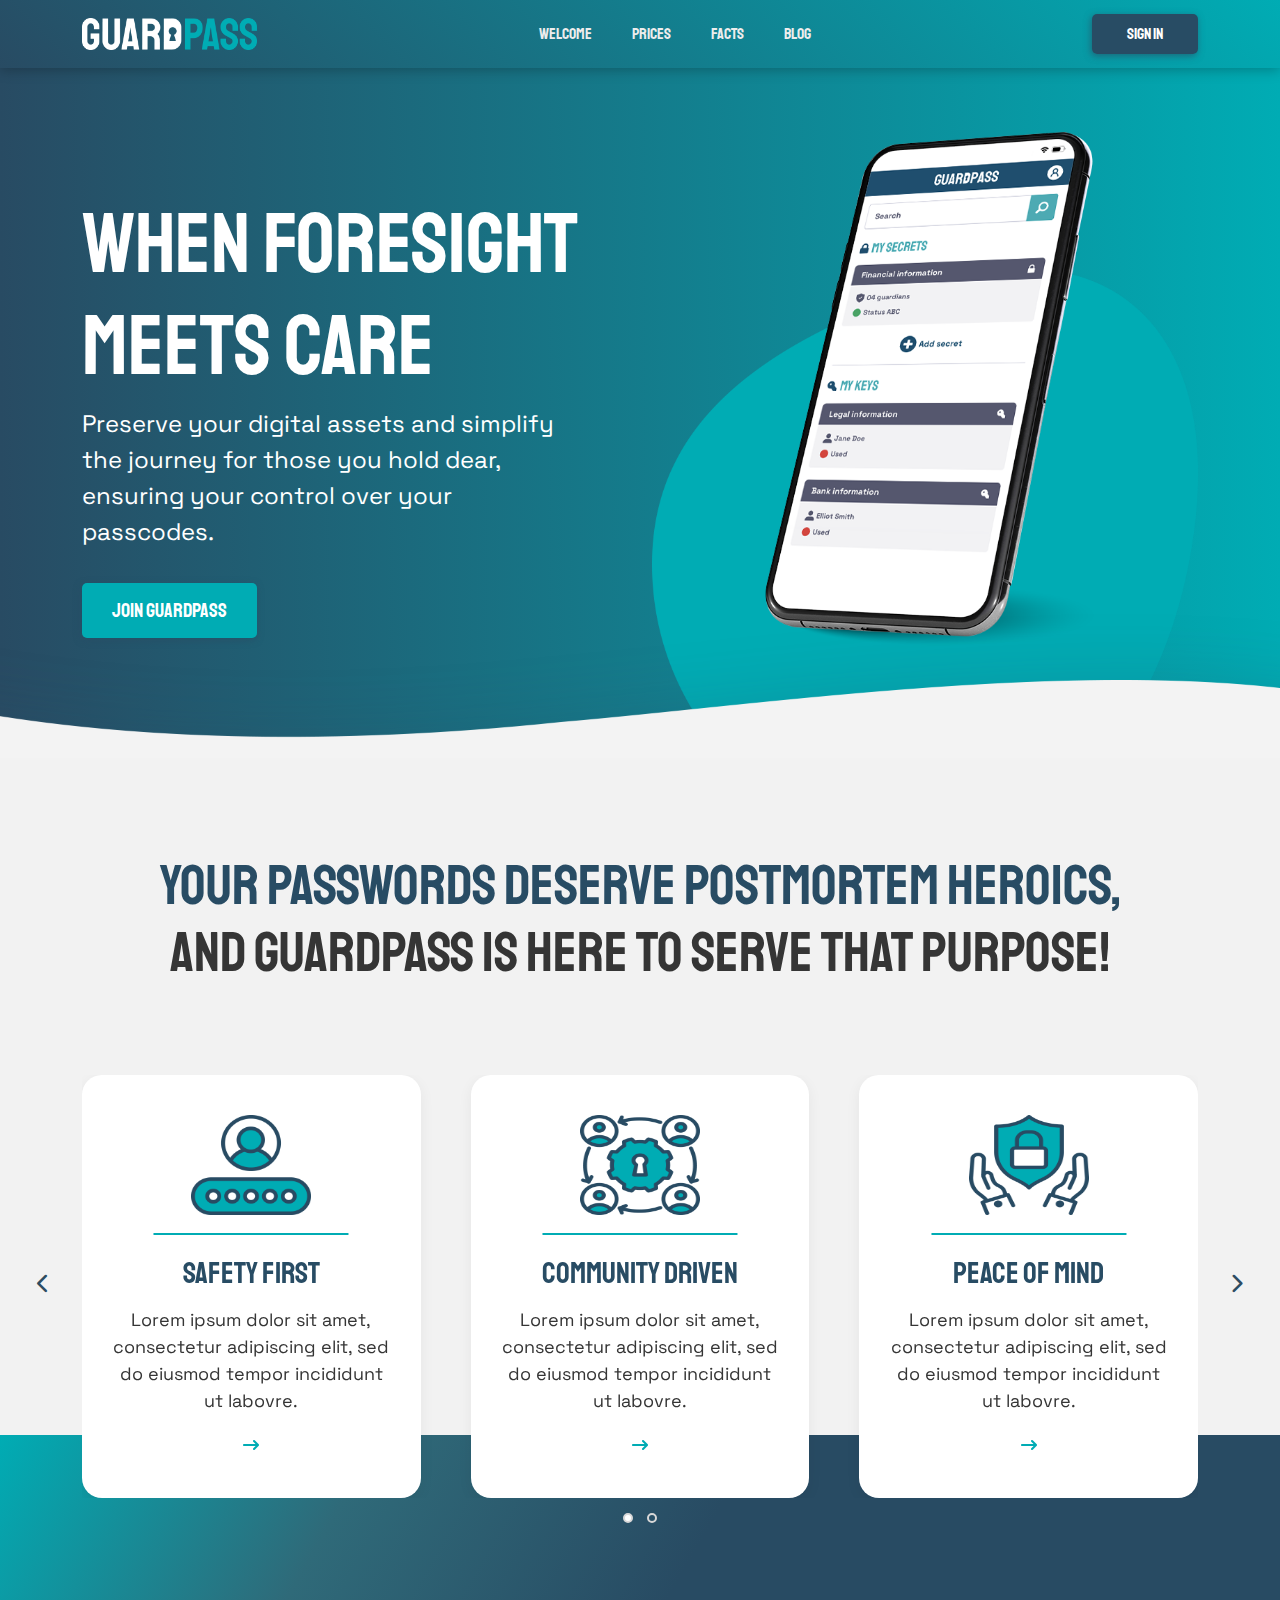
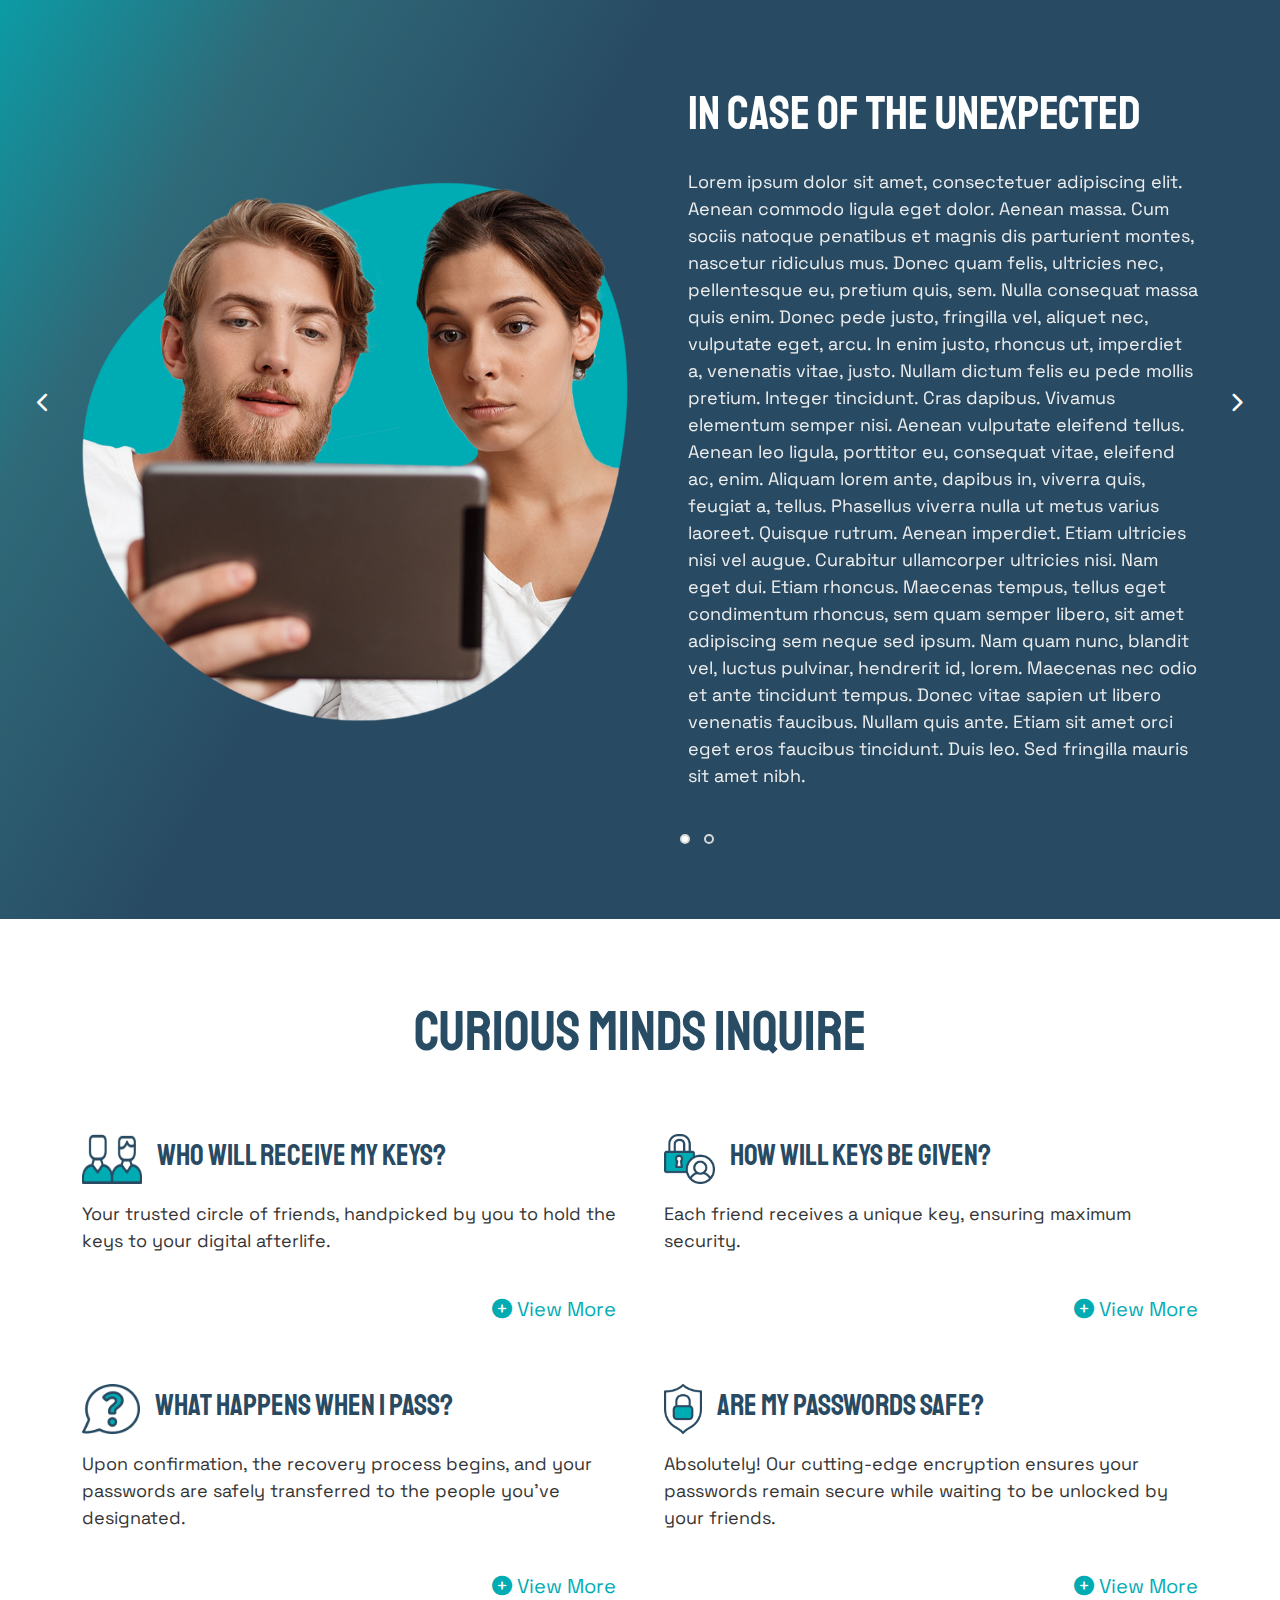
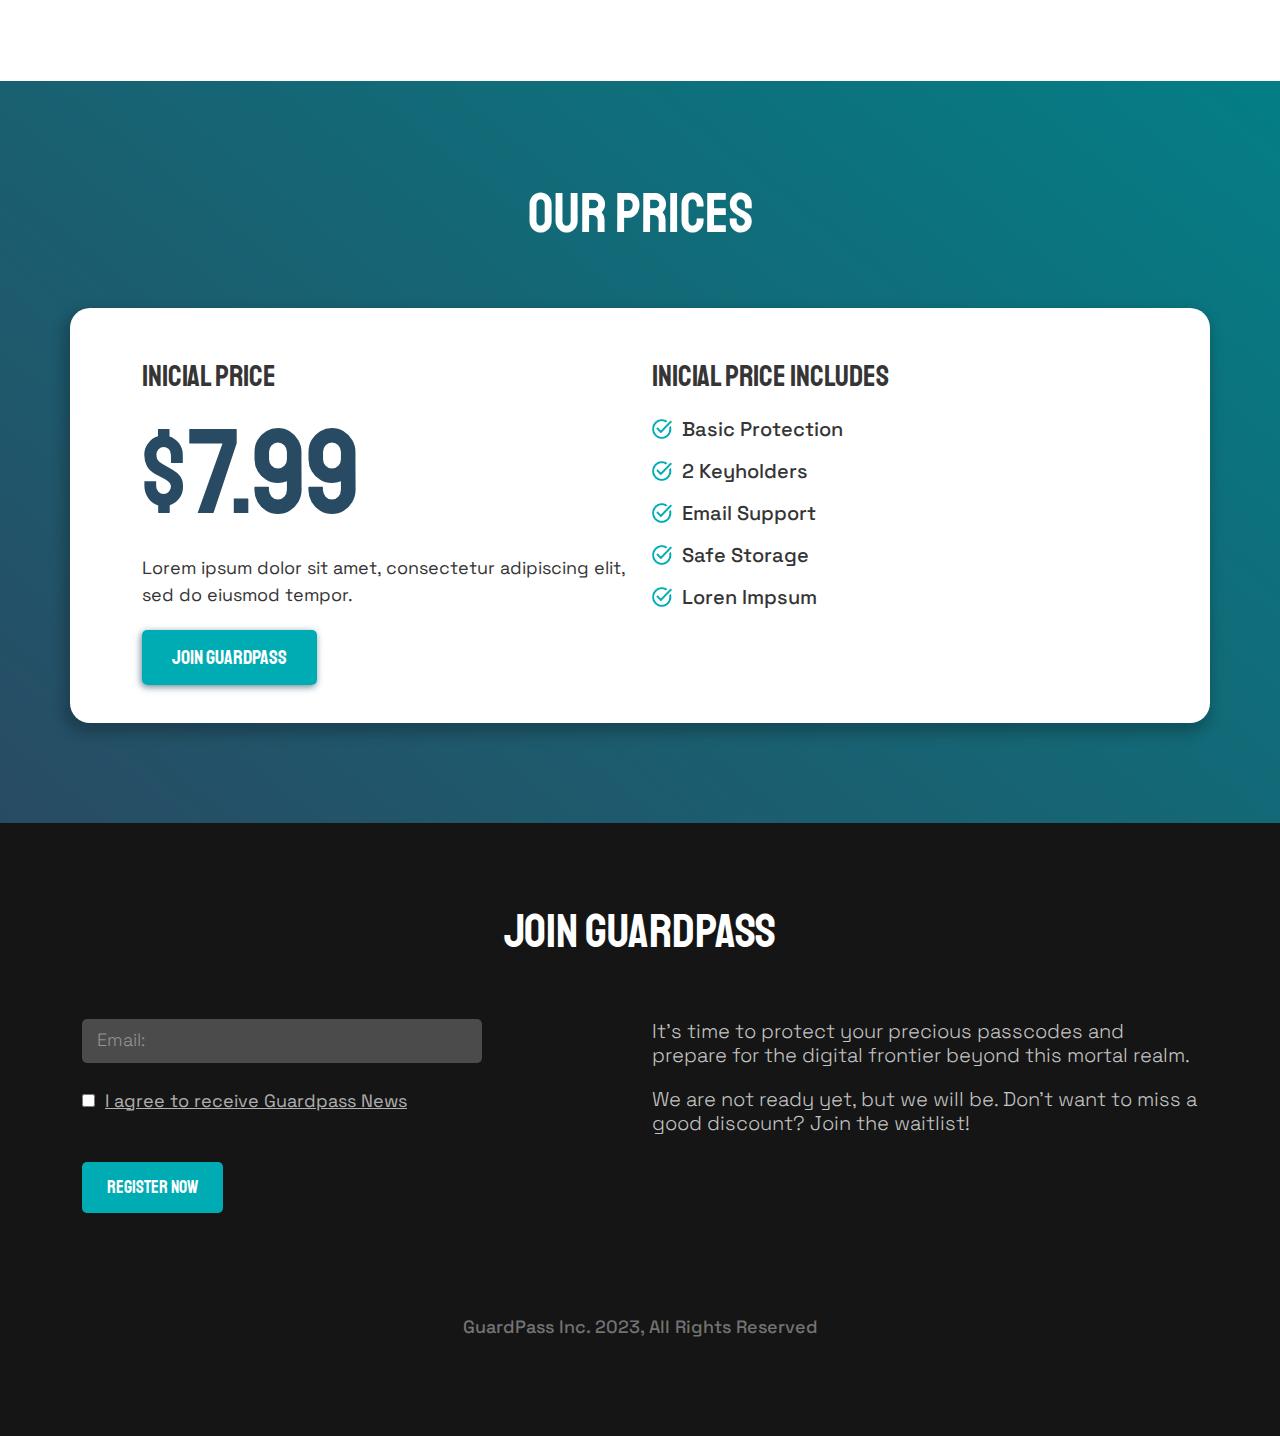
<file: index.html>
<!DOCTYPE html>
<html lang="en">
  <head>
    <meta charset="UTF-8" />
    <meta name="viewport" content="width=device-width, initial-scale=1.0" />
    <title>GuardPass - Landing Page</title>

    <!-- Font Awesome CDN -->
    <link
      rel="stylesheet"
      href="https://cdnjs.cloudflare.com/ajax/libs/font-awesome/6.4.2/css/all.min.css"
    />

    <!-- Owl Carousel CSS -->
    <link rel="stylesheet" href="assets/css/owl.carousel.min.css" />
    <link rel="stylesheet" href="assets/css/owl.theme.default.min.css" />

    <!-- Bootstrap CSS -->
    <link rel="stylesheet" href="assets/css/bootstrap.min.css" />

    <!-- Custom CSS -->
    <link rel="stylesheet" href="assets/css/style.css" />

    <!-- Responsive CSS -->
    <link rel="stylesheet" href="assets/css/responsive.css" />
  </head>
  <body>
    <!-- Header Part HTML Start -->

    <header>
      <!-- Header Section HTML Start -->

      <section id="Header">
        <nav class="main-nav navbar navbar-expand-xl">
          <div class="container">
            <a class="logo" href="#"
              ><img src="assets/images/logo.png" alt="logo"
            /></a>
            <button
              class="navbar-toggler collapsed"
              type="button"
              data-bs-toggle="collapse"
              data-bs-target="#navbarNav"
              aria-controls="navbarNav"
              aria-expanded="false"
              aria-label="Toggle navigation"
            >
              <span class="toggler-icon top-bar"></span>
              <span class="toggler-icon middle-bar"></span>
              <span class="toggler-icon bottom-bar"></span>
            </button>
            <div class="collapse navbar-collapse" id="navbarNav">
              <ul class="navbar-nav pl-md-5 mx-auto">
                <li class="nav-item">
                  <a class="nav-link" href="#">Welcome</a>
                </li>
                <li class="nav-item">
                  <a class="nav-link" href="prices.html">Prices</a>
                </li>
                <li class="nav-item">
                  <a class="nav-link" href="facts.html">Facts</a>
                </li>
                <li class="nav-item">
                  <a class="nav-link" href="blog.html">Blog</a>
                </li>
              </ul>
              <div class="navbar-nav ml-auto">
                <div class="nav-buttons">
                  <a class="sign-in-btn" href="#">sign in</a>
                </div>
              </div>
            </div>
          </div>
        </nav>
      </section>

      <!-- Header Section HTML End -->

      <!-- Hero Section HTML Start -->

      <section id="Hero">
        <div class="hero-wrapper position-relative">
          <div class="container">
            <div class="row align-items-center">
              <div class="col-lg-6">
                <div class="hero-content">
                  <h2>When foresight meets care</h2>
                  <p>
                    Preserve your digital assets and simplify the journey for
                    those you hold dear, ensuring your control over your
                    passcodes.
                  </p>
                  <div class="hero-btn">
                    <a href="#">join guardpass</a>
                  </div>
                </div>
              </div>
              <div class="col-lg-6 pt-lg-4">
                <div class="hero-img float-lg-end">
                  <img src="assets/images/hero-img.png" alt="hero-img" />
                </div>
              </div>
            </div>
          </div>
          <div class="facts-hero-bg">
            <img src="assets/images/hero-bg.png" alt="hero-bg" />
          </div>
        </div>
      </section>

      <!-- Hero Section HTML End -->
    </header>

    <!-- Main Part HTML Start -->

    <main>
      <!-- Safety Section HTML Start -->

      <section id="Safety">
        <div class="safety-wrapper">
          <div class="container">
            <div class="safety-top">
              <h2>
                <span>Your passwords deserve Postmortem Heroics,</span> <br />
                and GuardPass is here to serve that purpose!
              </h2>
            </div>
            <div class="safety-slider owl-carousel owl-theme">
              <div class="safety-card item">
                <div class="safety-card-icon position-relative">
                  <img src="assets/images/safety-icon.png" alt="safety-icon" />
                </div>
                <div class="safety-card-content">
                  <h3>Safety First</h3>
                  <p>
                    Lorem ipsum dolor sit amet, consectetur adipiscing elit, sed
                    do eiusmod tempor incididunt ut labovre.
                  </p>
                  <div class="safety-card-btn">
                    <a href="#"><i class="fa-solid fa-arrow-right-long"></i></a>
                  </div>
                </div>
              </div>
              <div class="safety-card item">
                <div class="safety-card-icon position-relative">
                  <img
                    src="assets/images/community-icon.png"
                    alt="community-icon"
                  />
                </div>
                <div class="safety-card-content">
                  <h3>Community Driven</h3>
                  <p>
                    Lorem ipsum dolor sit amet, consectetur adipiscing elit, sed
                    do eiusmod tempor incididunt ut labovre.
                  </p>
                  <div class="safety-card-btn">
                    <a href="#"><i class="fa-solid fa-arrow-right-long"></i></a>
                  </div>
                </div>
              </div>
              <div class="safety-card item">
                <div class="safety-card-icon position-relative">
                  <img src="assets/images/peach-icon.png" alt="peach-icon" />
                </div>
                <div class="safety-card-content">
                  <h3>Peace of Mind</h3>
                  <p>
                    Lorem ipsum dolor sit amet, consectetur adipiscing elit, sed
                    do eiusmod tempor incididunt ut labovre.
                  </p>
                  <div class="safety-card-btn">
                    <a href="#"><i class="fa-solid fa-arrow-right-long"></i></a>
                  </div>
                </div>
              </div>
              <div class="safety-card item">
                <div class="safety-card-icon position-relative">
                  <img
                    src="assets/images/community-icon.png"
                    alt="community-icon"
                  />
                </div>
                <div class="safety-card-content">
                  <h3>Community Driven</h3>
                  <p>
                    Lorem ipsum dolor sit amet, consectetur adipiscing elit, sed
                    do eiusmod tempor incididunt ut labovre.
                  </p>
                  <div class="safety-card-btn">
                    <a href="#"><i class="fa-solid fa-arrow-right-long"></i></a>
                  </div>
                </div>
              </div>
              <div class="safety-card item">
                <div class="safety-card-icon position-relative">
                  <img src="assets/images/peach-icon.png" alt="peach-icon" />
                </div>
                <div class="safety-card-content">
                  <h3>Peace of Mind</h3>
                  <p>
                    Lorem ipsum dolor sit amet, consectetur adipiscing elit, sed
                    do eiusmod tempor incididunt ut labovre.
                  </p>
                  <div class="safety-card-btn">
                    <a href="#"><i class="fa-solid fa-arrow-right-long"></i></a>
                  </div>
                </div>
              </div>
            </div>
          </div>
        </div>
      </section>

      <!-- Safety Section HTML End -->

      <!-- Testimonial Section HTML Start -->

      <section id="Testimonial">
        <div class="testimonial-wrapper overflow-hidden">
          <div class="container">
            <div class="testimonial-slider owl-carousel owl-theme">
              <div class="testimonial-slide item">
                <div class="row align-items-center">
                  <div class="col-lg-6">
                    <div class="testimonial-img">
                      <img
                        class="img-fluid"
                        src="assets/images/testimonial-img.png"
                        alt="testimonial-img"
                      />
                    </div>
                  </div>
                  <div class="col-lg-6 ps-lg-5 pt-5 pt-lg-0">
                    <div class="testimonial-content">
                      <h2>IN CASE OF THE UNEXPECTED</h2>
                      <p>
                        Lorem ipsum dolor sit amet, consectetuer adipiscing
                        elit. Aenean commodo ligula eget dolor. Aenean massa.
                        Cum sociis natoque penatibus et magnis dis parturient
                        montes, nascetur ridiculus mus. Donec quam felis,
                        ultricies nec, pellentesque eu, pretium quis, sem. Nulla
                        consequat massa quis enim. Donec pede justo, fringilla
                        vel, aliquet nec, vulputate eget, arcu. In enim justo,
                        rhoncus ut, imperdiet a, venenatis vitae, justo. Nullam
                        dictum felis eu pede mollis pretium. Integer tincidunt.
                        Cras dapibus. Vivamus elementum semper nisi. Aenean
                        vulputate eleifend tellus. Aenean leo ligula, porttitor
                        eu, consequat vitae, eleifend ac, enim. Aliquam lorem
                        ante, dapibus in, viverra quis, feugiat a, tellus.
                        Phasellus viverra nulla ut metus varius laoreet. Quisque
                        rutrum. Aenean imperdiet. Etiam ultricies nisi vel
                        augue. Curabitur ullamcorper ultricies nisi. Nam eget
                        dui. Etiam rhoncus. Maecenas tempus, tellus eget
                        condimentum rhoncus, sem quam semper libero, sit amet
                        adipiscing sem neque sed ipsum. Nam quam nunc, blandit
                        vel, luctus pulvinar, hendrerit id, lorem. Maecenas nec
                        odio et ante tincidunt tempus. Donec vitae sapien ut
                        libero venenatis faucibus. Nullam quis ante. Etiam sit
                        amet orci eget eros faucibus tincidunt. Duis leo. Sed
                        fringilla mauris sit amet nibh.
                      </p>
                    </div>
                  </div>
                </div>
              </div>
              <div class="testimonial-slide item">
                <div class="row align-items-center">
                  <div class="col-lg-6">
                    <div class="testimonial-img">
                      <img
                        class="img-fluid"
                        src="assets/images/testimonial-img.png"
                        alt="testimonial-img"
                      />
                    </div>
                  </div>
                  <div class="col-lg-6 ps-lg-5 pt-5 pt-lg-0">
                    <div class="testimonial-content">
                      <h2>IN CASE OF THE UNEXPECTED</h2>
                      <p>
                        Lorem ipsum dolor sit amet, consectetuer adipiscing
                        elit. Aenean commodo ligula eget dolor. Aenean massa.
                        Cum sociis natoque penatibus et magnis dis parturient
                        montes, nascetur ridiculus mus. Donec quam felis,
                        ultricies nec, pellentesque eu, pretium quis, sem. Nulla
                        consequat massa quis enim. Donec pede justo, fringilla
                        vel, aliquet nec, vulputate eget, arcu. In enim justo,
                        rhoncus ut, imperdiet a, venenatis vitae, justo. Nullam
                        dictum felis eu pede mollis pretium. Integer tincidunt.
                        Cras dapibus. Vivamus elementum semper nisi. Aenean
                        vulputate eleifend tellus. Aenean leo ligula, porttitor
                        eu, consequat vitae, eleifend ac, enim. Aliquam lorem
                        ante, dapibus in, viverra quis, feugiat a, tellus.
                        Phasellus viverra nulla ut metus varius laoreet. Quisque
                        rutrum. Aenean imperdiet. Etiam ultricies nisi vel
                        augue. Curabitur ullamcorper ultricies nisi. Nam eget
                        dui. Etiam rhoncus. Maecenas tempus, tellus eget
                        condimentum rhoncus, sem quam semper libero, sit amet
                        adipiscing sem neque sed ipsum. Nam quam nunc, blandit
                        vel, luctus pulvinar, hendrerit id, lorem. Maecenas nec
                        odio et ante tincidunt tempus. Donec vitae sapien ut
                        libero venenatis faucibus. Nullam quis ante. Etiam sit
                        amet orci eget eros faucibus tincidunt. Duis leo. Sed
                        fringilla mauris sit amet nibh.
                      </p>
                    </div>
                  </div>
                </div>
              </div>
            </div>
          </div>
        </div>
      </section>

      <!-- Testimonial Section HTML End -->

      <!-- Curious Section HTML Start -->

      <section id="Curious">
        <div class="curious-wrapper">
          <div class="container">
            <div class="curious-title">
              <h2>Curious Minds Inquire</h2>
            </div>
            <div class="row">
              <div class="col-lg-6 pe-lg-4">
                <div class="curious-card">
                  <div class="curious-card-top d-flex align-items-center pb-3">
                    <div class="curious-card-icon">
                      <img
                        src="assets/images/human-icon.png"
                        alt="human-icon"
                      />
                    </div>
                    <div class="curious-card-title">
                      <h3>Who will receive my keys?</h3>
                    </div>
                  </div>
                  <p>
                    Your trusted circle of friends, handpicked by you to hold
                    the keys to your digital afterlife.
                  </p>
                  <div class="curious-card-btn float-end pt-4">
                    <a href="#"
                      ><i class="fa-solid fa-plus-circle"></i> View More</a
                    >
                  </div>
                </div>
              </div>
              <div class="col-lg-6 ps-lg-4">
                <div class="curious-card">
                  <div class="curious-card-top d-flex align-items-center pb-3">
                    <div class="curious-card-icon">
                      <img src="assets/images/key-icon.png" alt="key-icon" />
                    </div>
                    <div class="curious-card-title">
                      <h3>How will keys be given?</h3>
                    </div>
                  </div>
                  <p>
                    Each friend receives a unique key, ensuring maximum
                    security.
                  </p>
                  <div class="curious-card-btn float-end pt-4">
                    <a href="#"
                      ><i class="fa-solid fa-plus-circle"></i> View More</a
                    >
                  </div>
                </div>
              </div>
              <div class="col-lg-6 pe-lg-4">
                <div class="curious-card">
                  <div class="curious-card-top d-flex align-items-center pb-3">
                    <div class="curious-card-icon">
                      <img
                        src="assets/images/question-icon.png"
                        alt="question-icon"
                      />
                    </div>
                    <div class="curious-card-title">
                      <h3>What happens when I pass?</h3>
                    </div>
                  </div>
                  <p>
                    Upon confirmation, the recovery process begins, and your
                    passwords are safely transferred to the people you’ve
                    designated.
                  </p>
                  <div class="curious-card-btn float-end pt-4">
                    <a href="#"
                      ><i class="fa-solid fa-plus-circle"></i> View More</a
                    >
                  </div>
                </div>
              </div>
              <div class="col-lg-6 ps-lg-4">
                <div class="curious-card">
                  <div class="curious-card-top d-flex align-items-center pb-3">
                    <div class="curious-card-icon">
                      <img
                        src="assets/images/password-safe-icon.png"
                        alt="password-safe-icon"
                      />
                    </div>
                    <div class="curious-card-title">
                      <h3>Are my passwords safe?</h3>
                    </div>
                  </div>
                  <p>
                    Absolutely! Our cutting-edge encryption ensures your
                    passwords remain secure while waiting to be unlocked by your
                    friends.
                  </p>
                  <div class="curious-card-btn float-end pt-4">
                    <a href="#"
                      ><i class="fa-solid fa-plus-circle"></i> View More</a
                    >
                  </div>
                </div>
              </div>
            </div>
          </div>
        </div>
      </section>

      <!-- Curious Section HTML End -->

      <!-- Pricing Section HTML Start -->

      <section id="Pricing">
        <div class="pricing-wrapper">
          <div class="container">
            <div class="pricing-title text-center">
              <h2>our prices</h2>
            </div>
            <div class="row pricing-container">
              <div class="col-lg-6">
                <div class="pricing-content">
                  <h3>INICIAL PRICE</h3>
                  <h1>$7.99</h1>
                  <p>
                    Lorem ipsum dolor sit amet, consectetur adipiscing elit, sed
                    do eiusmod tempor.
                  </p>
                  <div class="hero-btn">
                    <a href="#">join guardpass</a>
                  </div>
                </div>
              </div>
              <div class="col-lg-6 pt-5 pt-lg-0">
                <div class="pricing-features">
                  <h3>INICIAL PRICE INCLUDES</h3>
                  <ul>
                    <li>
                      <img
                        src="assets/images/check-icon.png"
                        alt="check-icon"
                      />
                      Basic Protection
                    </li>
                    <li>
                      <img
                        src="assets/images/check-icon.png"
                        alt="check-icon"
                      />
                      2 Keyholders
                    </li>
                    <li>
                      <img
                        src="assets/images/check-icon.png"
                        alt="check-icon"
                      />
                      Email Support
                    </li>
                    <li>
                      <img
                        src="assets/images/check-icon.png"
                        alt="check-icon"
                      />
                      Safe Storage
                    </li>
                    <li>
                      <img
                        src="assets/images/check-icon.png"
                        alt="check-icon"
                      />
                      Loren Impsum
                    </li>
                  </ul>
                </div>
              </div>
            </div>
          </div>
        </div>
      </section>

      <!-- Pricing Section HTML End -->
    </main>

    <!-- Main Part HTML End -->

    <!-- Footer Part HTML Start -->

    <footer id="Footer">
      <div class="footer-wrapper mt-0">
        <div class="container">
          <div class="footer-title">
            <h2>Join GuardPass</h2>
          </div>
          <div class="row">
            <div class="col-md-6">
              <div class="footer-register">
                <form>
                  <div class="footer-regi-form">
                    <div class="footer-regi-input mb-4">
                      <input type="email" placeholder="Email:" required />
                    </div>
                    <div
                      class="footer-check-input d-flex align-items-center mb-5"
                    >
                      <input type="checkbox" required />
                      <label>I agree to receive Guardpass News</label>
                    </div>
                    <div class="regi-btn">
                      <input type="submit" value="register now" />
                    </div>
                  </div>
                </form>
              </div>
            </div>
            <div class="col-md-6">
              <div class="footer-content">
                <h4>
                  It’s time to protect your precious passcodes and prepare for
                  the digital frontier beyond this mortal realm.
                </h4>
                <h4>
                  We are not ready yet, but we will be. Don't want to miss a
                  good discount? Join the waitlist!
                </h4>
              </div>
            </div>
          </div>
          <div class="footer-copyright">
            <p>GuardPass Inc. 2023, All Rights Reserved</p>
          </div>
        </div>
      </div>
    </footer>

    <!-- Footer Part HTML End -->

    <!-- JQuery -->
    <script src="https://cdnjs.cloudflare.com/ajax/libs/jquery/3.7.0/jquery.min.js"></script>

    <!-- Owl Carousel JavaScript -->
    <script src="assets/js/owl.carousel.min.js"></script>

    <!-- Bootstrap JavaScript -->
    <script src="assets/js/bootstrap.bundle.min.js"></script>

    <!-- Custom JavaScript -->
    <script src="assets/js/script.js"></script>
  </body>
</html>
</file>
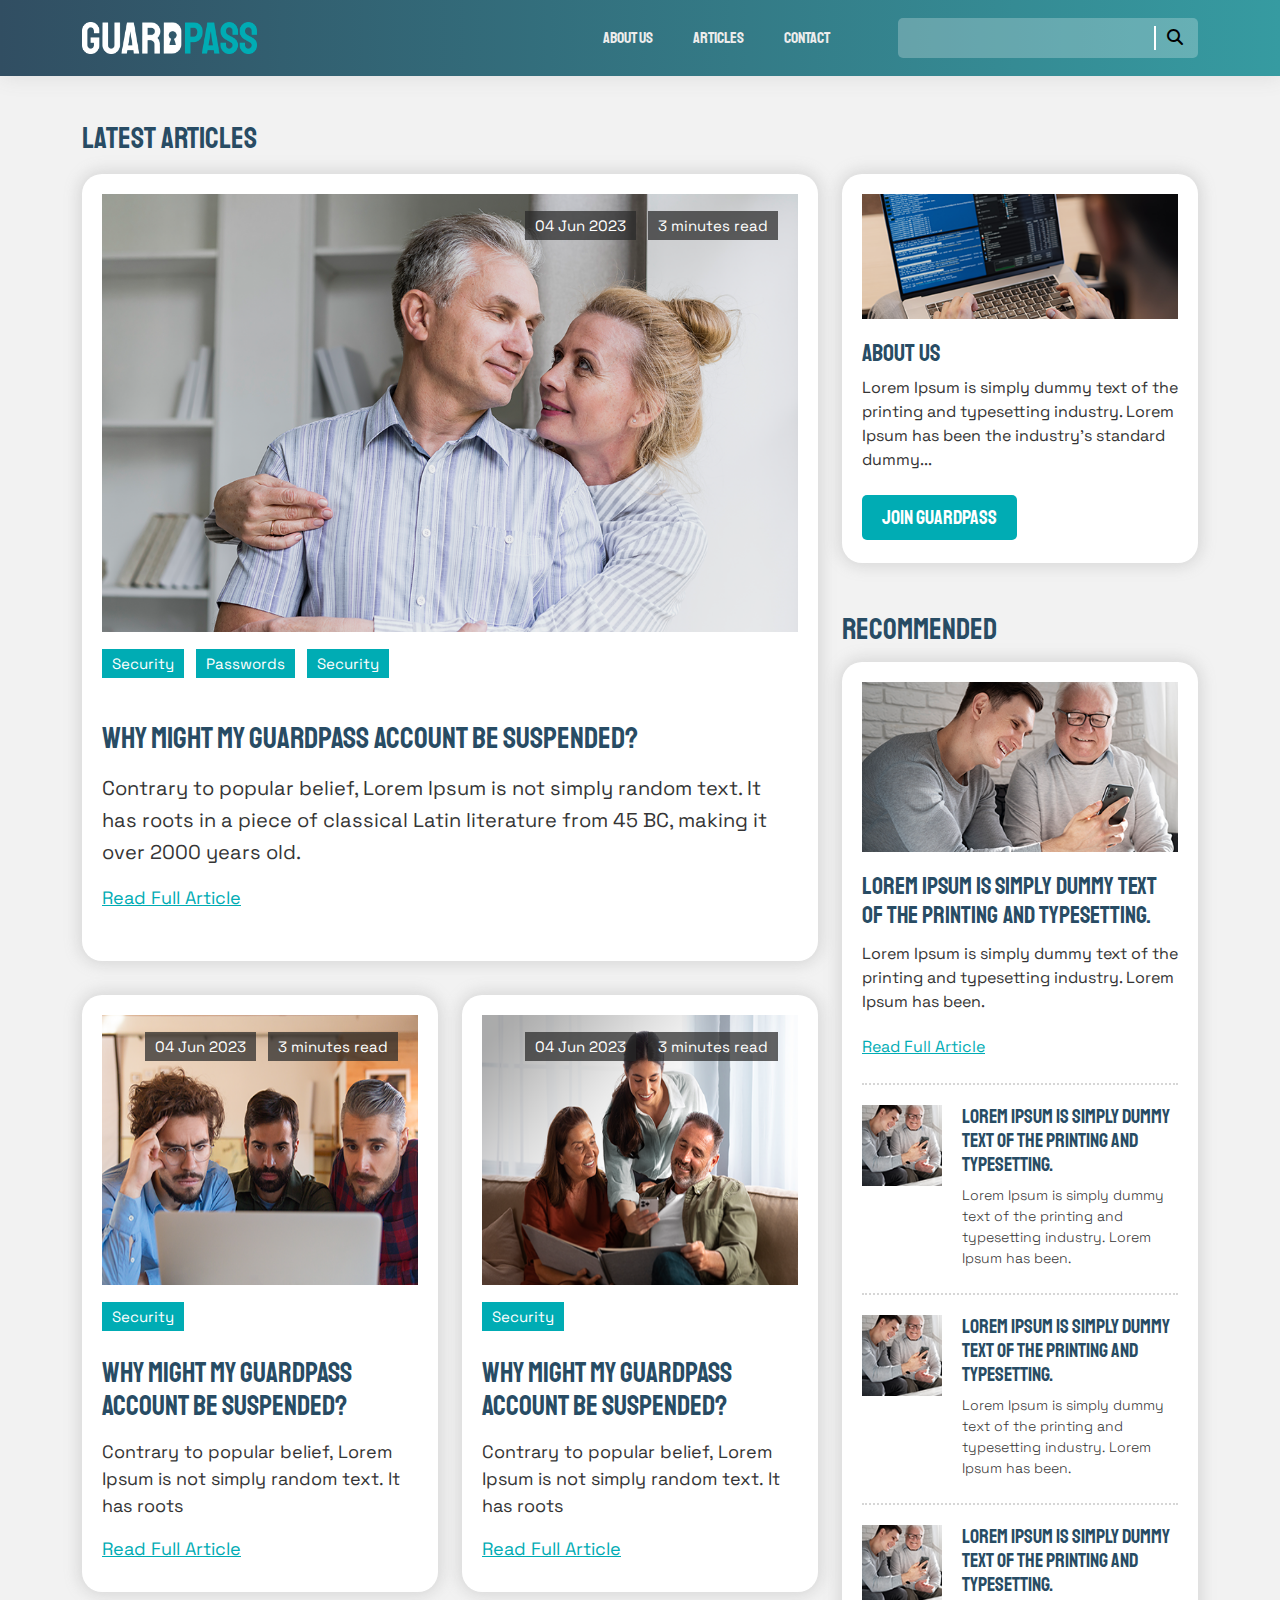
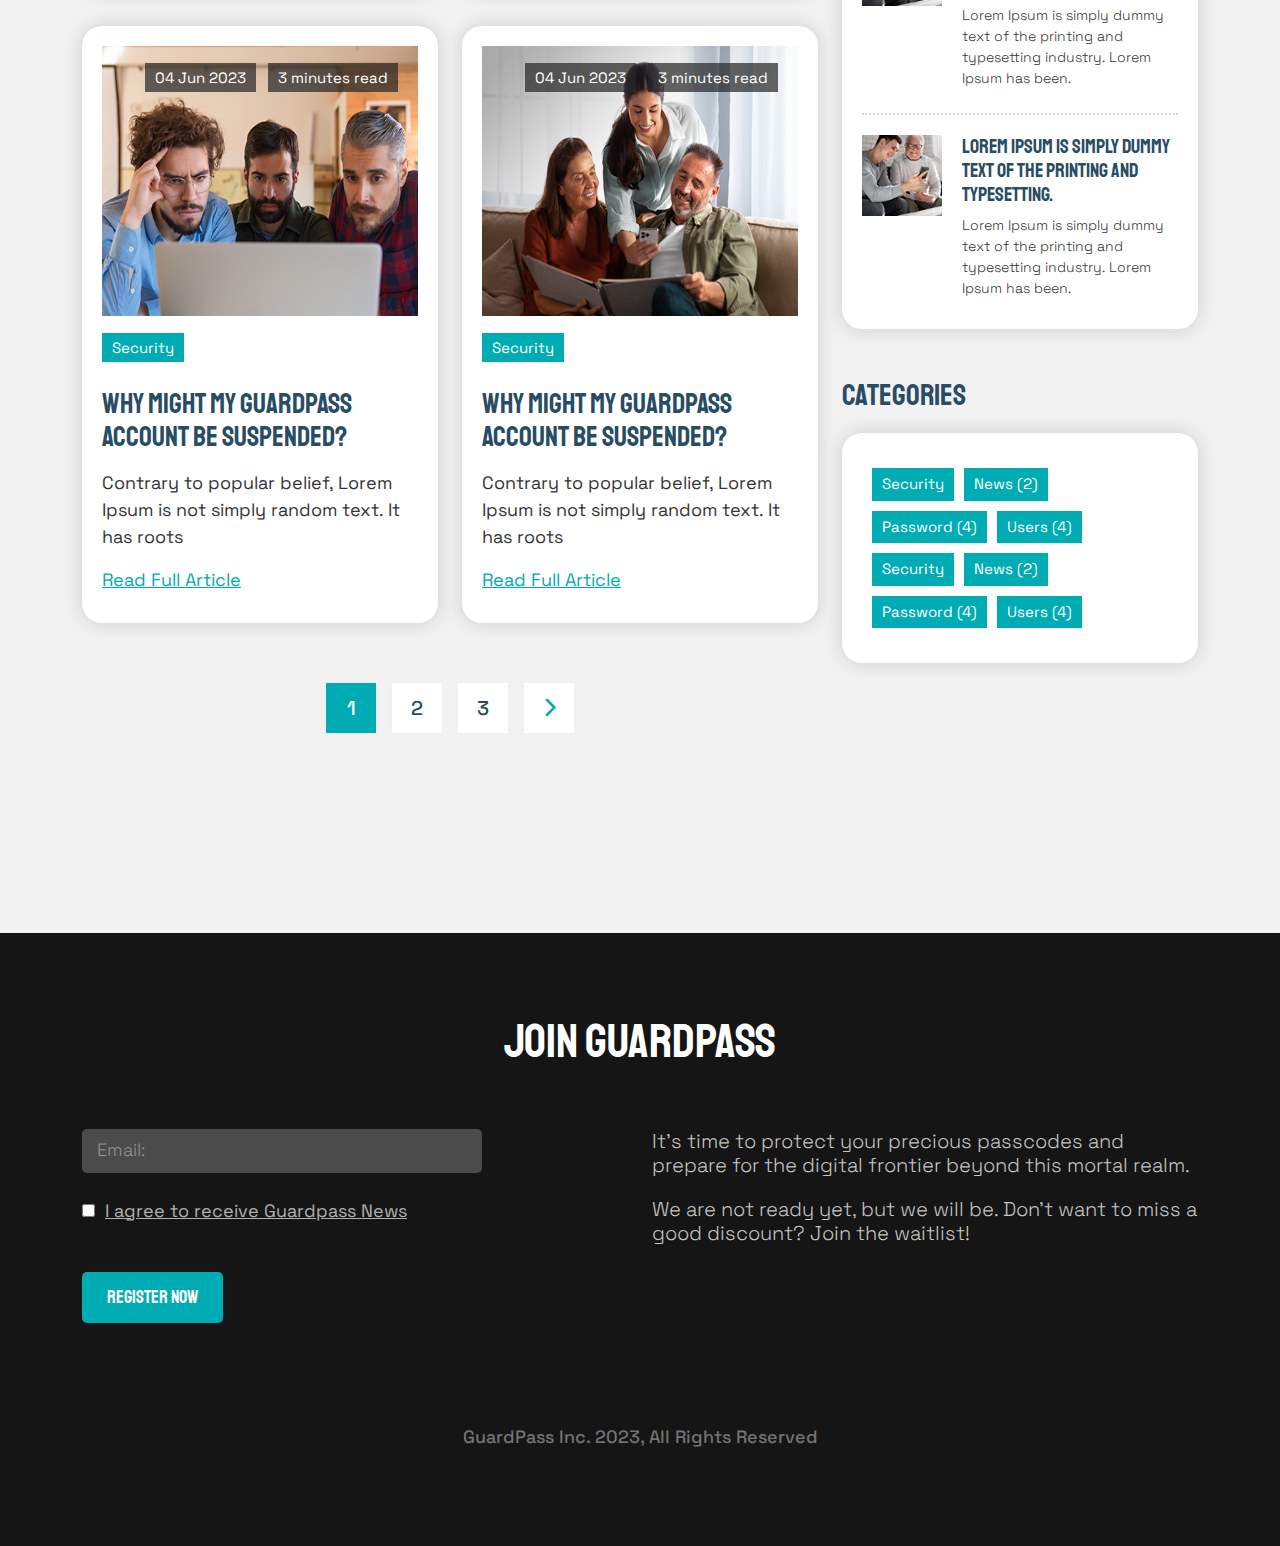
<file: article.html>
<!DOCTYPE html>
<html lang="en">
  <head>
    <meta charset="UTF-8" />
    <meta name="viewport" content="width=device-width, initial-scale=1.0" />
    <title>GuardPass - Article</title>

    <!-- Font Awesome CDN -->
    <link
      rel="stylesheet"
      href="https://cdnjs.cloudflare.com/ajax/libs/font-awesome/6.4.2/css/all.min.css"
    />

    <!-- Bootstrap CSS -->
    <link rel="stylesheet" href="assets/css/bootstrap.min.css" />

    <!-- Custom CSS -->
    <link rel="stylesheet" href="assets/css/style.css" />

    <!-- Responsive CSS -->
    <link rel="stylesheet" href="assets/css/responsive.css" />
  </head>
  <body>
    <!-- Header Part HTML Start -->

    <header>
      <!-- Header Section HTML Start -->

      <section id="Header">
        <nav class="navbar navbar-expand-xl">
          <div class="container">
            <a class="logo" href="#"
              ><img src="assets/images/logo.png" alt="logo"
            /></a>
            <button
              class="navbar-toggler collapsed"
              type="button"
              data-bs-toggle="collapse"
              data-bs-target="#navbarNav"
              aria-controls="navbarNav"
              aria-expanded="false"
              aria-label="Toggle navigation"
            >
              <span class="toggler-icon top-bar"></span>
              <span class="toggler-icon middle-bar"></span>
              <span class="toggler-icon bottom-bar"></span>
            </button>
            <div class="collapse navbar-collapse" id="navbarNav">
              <ul class="navbar-nav pl-md-5 ms-auto align-items-xl-center">
                <li class="nav-item">
                  <a class="nav-link" href="about.html">about us</a>
                </li>
                <li class="nav-item">
                  <a class="nav-link" href="articles.html">articles</a>
                </li>
                <li class="nav-item">
                  <a class="nav-link" href="contact.html">contact</a>
                </li>
                <li class="nav-item ms-xl-5">
                  <div
                    class="search-bar d-flex justify-content-between align-items-center"
                  >
                    <input type="text" />
                    <button type="submit">
                      <i class="fa-solid fa-magnifying-glass"></i>
                    </button>
                  </div>
                </li>
              </ul>
            </div>
          </div>
        </nav>
      </section>

      <!-- Header Section HTML End -->
    </header>

    <!-- Header Part HTML End -->

    <!-- Main Part HTML Start -->

    <main>
      <!-- Blog Details Section HTML Start -->

      <section id="Blog-details">
        <div class="blog-details-wrapper">
          <div class="container">
            <div class="blog-details-title pt-4">
              <h3>Latest Articles</h3>
            </div>
            <div class="row">
              <div class="col-lg-8">
                <div id="blog-details-blog">
                  <div class="blog-details-blog-card">
                    <div class="bdb-card-img position-relative">
                      <img
                        src="assets/images/article-img.png"
                        alt="article-img"
                      />
                      <div class="bdb-time-tag">
                        <span>04 Jun 2023</span>
                        <span>3 minutes read</span>
                      </div>
                    </div>
                    <div class="bdb-cat-tag">
                      <span>Security</span>
                      <span>Passwords</span>
                      <span>Security</span>
                    </div>
                    <div class="dbd-card-content">
                      <div class="bd-card-content-box pt-4">
                        <h3>Why might my guardpass account be suspended?</h3>
                        <p>
                          Contrary to popular belief, Lorem Ipsum is not simply
                          random text. It has roots in a piece of classical
                          Latin literature from 45 BC, making it over 2000 years
                          old.
                        </p>
                      </div>
                    </div>
                    <div class="read-article-btn">
                      <a href="#">Read Full Article</a>
                    </div>
                  </div>
                </div>
                <div class="row">
                  <div class="col-md-6 mt-4">
                    <div class="blog-card">
                      <div class="blog-card-img position-relative">
                        <img
                          src="assets/images/article-img1.png"
                          alt="article-img1"
                        />
                        <div class="bdb-time-tag">
                          <span>04 Jun 2023</span>
                          <span>3 minutes read</span>
                        </div>
                      </div>
                      <div class="bdb-cat-tag">
                        <span>Security</span>
                      </div>
                      <div class="blog-card-content">
                        <h3>Why might my guardpass account be suspended?</h3>
                        <p>
                          Contrary to popular belief, Lorem Ipsum is not simply
                          random text. It has roots
                        </p>
                        <div class="read-article-btn">
                          <a href="#">Read Full Article</a>
                        </div>
                      </div>
                    </div>
                  </div>
                  <div class="col-md-6 mt-4">
                    <div class="blog-card">
                      <div class="blog-card-img position-relative">
                        <img
                          src="assets/images/article-img2.png"
                          alt="article-img2"
                        />
                        <div class="bdb-time-tag">
                          <span>04 Jun 2023</span>
                          <span>3 minutes read</span>
                        </div>
                      </div>
                      <div class="bdb-cat-tag">
                        <span>Security</span>
                      </div>
                      <div class="blog-card-content">
                        <h3>Why might my guardpass account be suspended?</h3>
                        <p>
                          Contrary to popular belief, Lorem Ipsum is not simply
                          random text. It has roots
                        </p>
                        <div class="read-article-btn">
                          <a href="#">Read Full Article</a>
                        </div>
                      </div>
                    </div>
                  </div>
                  <div class="col-md-6 mt-4">
                    <div class="blog-card">
                      <div class="blog-card-img position-relative">
                        <img
                          src="assets/images/article-img1.png"
                          alt="article-img1"
                        />
                        <div class="bdb-time-tag">
                          <span>04 Jun 2023</span>
                          <span>3 minutes read</span>
                        </div>
                      </div>
                      <div class="bdb-cat-tag">
                        <span>Security</span>
                      </div>
                      <div class="blog-card-content">
                        <h3>Why might my guardpass account be suspended?</h3>
                        <p>
                          Contrary to popular belief, Lorem Ipsum is not simply
                          random text. It has roots
                        </p>
                        <div class="read-article-btn">
                          <a href="#">Read Full Article</a>
                        </div>
                      </div>
                    </div>
                  </div>
                  <div class="col-md-6 mt-4">
                    <div class="blog-card">
                      <div class="blog-card-img position-relative">
                        <img
                          src="assets/images/article-img2.png"
                          alt="article-img2"
                        />
                        <div class="bdb-time-tag">
                          <span>04 Jun 2023</span>
                          <span>3 minutes read</span>
                        </div>
                      </div>
                      <div class="bdb-cat-tag">
                        <span>Security</span>
                      </div>
                      <div class="blog-card-content">
                        <h3>Why might my guardpass account be suspended?</h3>
                        <p>
                          Contrary to popular belief, Lorem Ipsum is not simply
                          random text. It has roots
                        </p>
                        <div class="read-article-btn">
                          <a href="#">Read Full Article</a>
                        </div>
                      </div>
                    </div>
                  </div>
                </div>
                <div class="blog-pagination">
                  <ul>
                    <li class="active">1</li>
                    <li>2</li>
                    <li>3</li>
                    <li>
                      <i class="active fa-solid fa-chevron-right"></i>
                    </li>
                  </ul>
                </div>
              </div>
              <div class="col-lg-4">
                <article class="right-blog-card">
                  <div class="right-blog-card-img">
                    <img
                      src="assets/images/right-blog-img.png"
                      alt="right-blog-img"
                    />
                  </div>
                  <div class="right-blog-content">
                    <h3 class="blog-title">about us</h3>
                    <p>
                      Lorem Ipsum is simply dummy text of the printing and
                      typesetting industry. Lorem Ipsum has been the industry's
                      standard dummy...
                    </p>
                    <div class="right-blog-btn">
                      <a href="#">join guardpass</a>
                    </div>
                  </div>
                </article>
                <div class="recommended-wrapper pt-5">
                  <h3>recommended</h3>
                  <div class="recommend">
                    <div class="recommended-card">
                      <div class="recommend-blog-card-img">
                        <img
                          src="assets/images/recommend-blog-img.png"
                          alt="recommend-blog-img"
                        />
                      </div>
                      <div class="recommend-blog-card-content">
                        <h3 class="blog-title">
                          Lorem Ipsum is simply dummy text of the printing and
                          typesetting.
                        </h3>
                        <p>
                          Lorem Ipsum is simply dummy text of the printing and
                          typesetting industry. Lorem Ipsum has been.
                        </p>
                        <div class="recommend-blog-btn">
                          <a href="#">Read Full Article</a>
                        </div>
                      </div>
                    </div>
                    <div class="recommend-post d-flex align-items-start mt-4">
                      <div class="recommend-post-img">
                        <img
                          src="assets/images/recommend-post-img.png"
                          alt="recommend-post-img"
                        />
                      </div>
                      <div class="recommend-post-content">
                        <h4>
                          Lorem Ipsum is simply dummy text of the printing and
                          typesetting.
                        </h4>
                        <p>
                          Lorem Ipsum is simply dummy text of the printing and
                          typesetting industry. Lorem Ipsum has been.
                        </p>
                      </div>
                    </div>
                    <div class="recommend-post d-flex align-items-start mt-4">
                      <div class="recommend-post-img">
                        <img
                          src="assets/images/recommend-post-img.png"
                          alt="recommend-post-img"
                        />
                      </div>
                      <div class="recommend-post-content">
                        <h4>
                          Lorem Ipsum is simply dummy text of the printing and
                          typesetting.
                        </h4>
                        <p>
                          Lorem Ipsum is simply dummy text of the printing and
                          typesetting industry. Lorem Ipsum has been.
                        </p>
                      </div>
                    </div>
                    <div class="recommend-post d-flex align-items-start mt-4">
                      <div class="recommend-post-img">
                        <img
                          src="assets/images/recommend-post-img.png"
                          alt="recommend-post-img"
                        />
                      </div>
                      <div class="recommend-post-content">
                        <h4>
                          Lorem Ipsum is simply dummy text of the printing and
                          typesetting.
                        </h4>
                        <p>
                          Lorem Ipsum is simply dummy text of the printing and
                          typesetting industry. Lorem Ipsum has been.
                        </p>
                      </div>
                    </div>
                    <div class="recommend-post d-flex align-items-start mt-4">
                      <div class="recommend-post-img">
                        <img
                          src="assets/images/recommend-post-img.png"
                          alt="recommend-post-img"
                        />
                      </div>
                      <div class="recommend-post-content">
                        <h4>
                          Lorem Ipsum is simply dummy text of the printing and
                          typesetting.
                        </h4>
                        <p>
                          Lorem Ipsum is simply dummy text of the printing and
                          typesetting industry. Lorem Ipsum has been.
                        </p>
                      </div>
                    </div>
                  </div>
                </div>
                <div class="categories-wrapper pt-5">
                  <h3>categories</h3>
                  <div class="categories">
                    <span class="categories-tag">Security</span>
                    <span class="categories-tag">News (2)</span>
                    <span class="categories-tag">Password (4)</span>
                    <span class="categories-tag">Users (4)</span>
                    <span class="categories-tag">Security</span>
                    <span class="categories-tag">News (2)</span>
                    <span class="categories-tag">Password (4)</span>
                    <span class="categories-tag">Users (4)</span>
                  </div>
                </div>
              </div>
            </div>
          </div>
        </div>
      </section>

      <!-- Blog Details Section HTML End -->
    </main>

    <!-- Main Part HTML End -->

    <!-- Footer Part HTML Start -->

    <footer id="Footer">
      <div class="footer-wrapper">
        <div class="container">
          <div class="footer-title">
            <h2>Join GuardPass</h2>
          </div>
          <div class="row">
            <div class="col-md-6">
              <div class="footer-register">
                <form>
                  <div class="footer-regi-form">
                    <div class="footer-regi-input mb-4">
                      <input type="email" placeholder="Email:" required />
                    </div>
                    <div
                      class="footer-check-input d-flex align-items-center mb-5"
                    >
                      <input type="checkbox" required />
                      <label>I agree to receive Guardpass News</label>
                    </div>
                    <div class="regi-btn">
                      <input type="submit" value="register now" />
                    </div>
                  </div>
                </form>
              </div>
            </div>
            <div class="col-md-6">
              <div class="footer-content">
                <h4>
                  It’s time to protect your precious passcodes and prepare for
                  the digital frontier beyond this mortal realm.
                </h4>
                <h4>
                  We are not ready yet, but we will be. Don't want to miss a
                  good discount? Join the waitlist!
                </h4>
              </div>
            </div>
          </div>
          <div class="footer-copyright">
            <p>GuardPass Inc. 2023, All Rights Reserved</p>
          </div>
        </div>
      </div>
    </footer>

    <!-- Footer Part HTML End -->

    <!-- Bootstrap JavaScript -->
    <script src="assets/js/bootstrap.bundle.min.js"></script>

    <!-- Custom JavaScript -->
    <script src="assets/js/script.js"></script>
  </body>
</html>
</file>
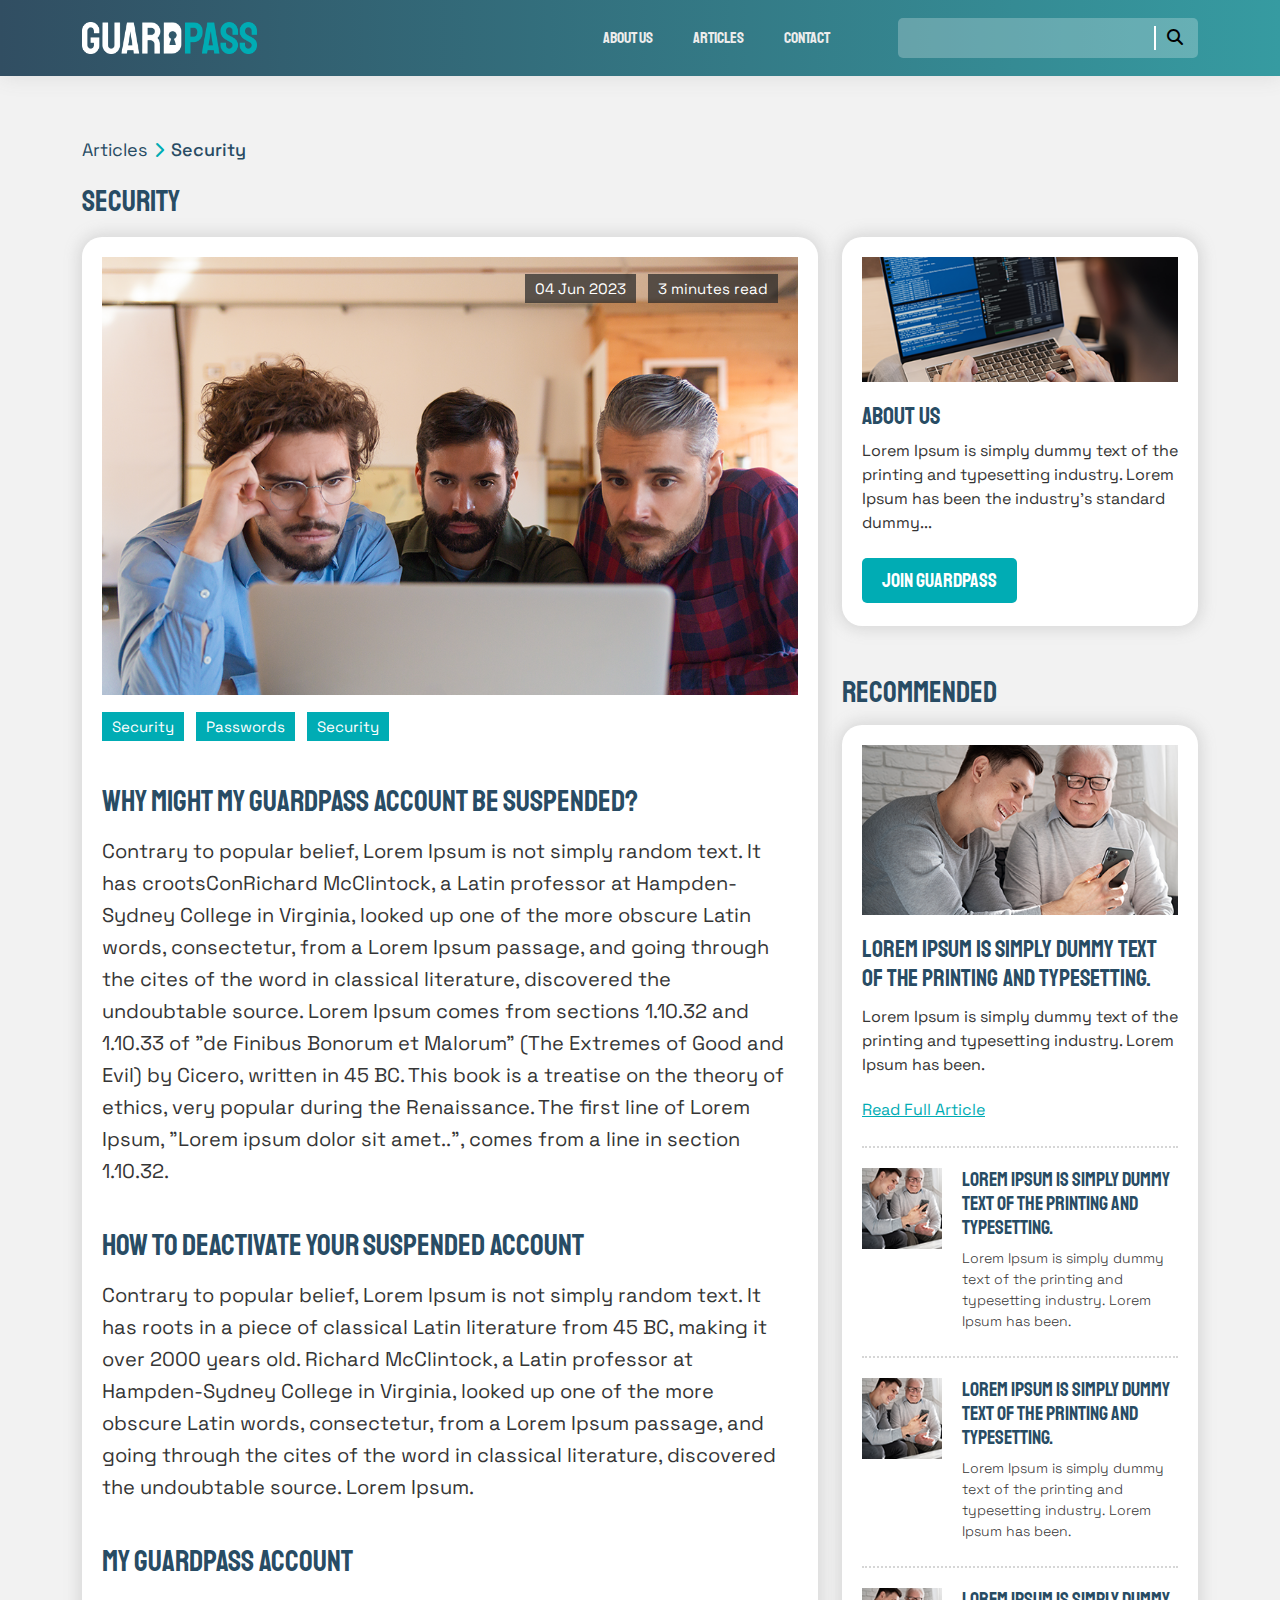
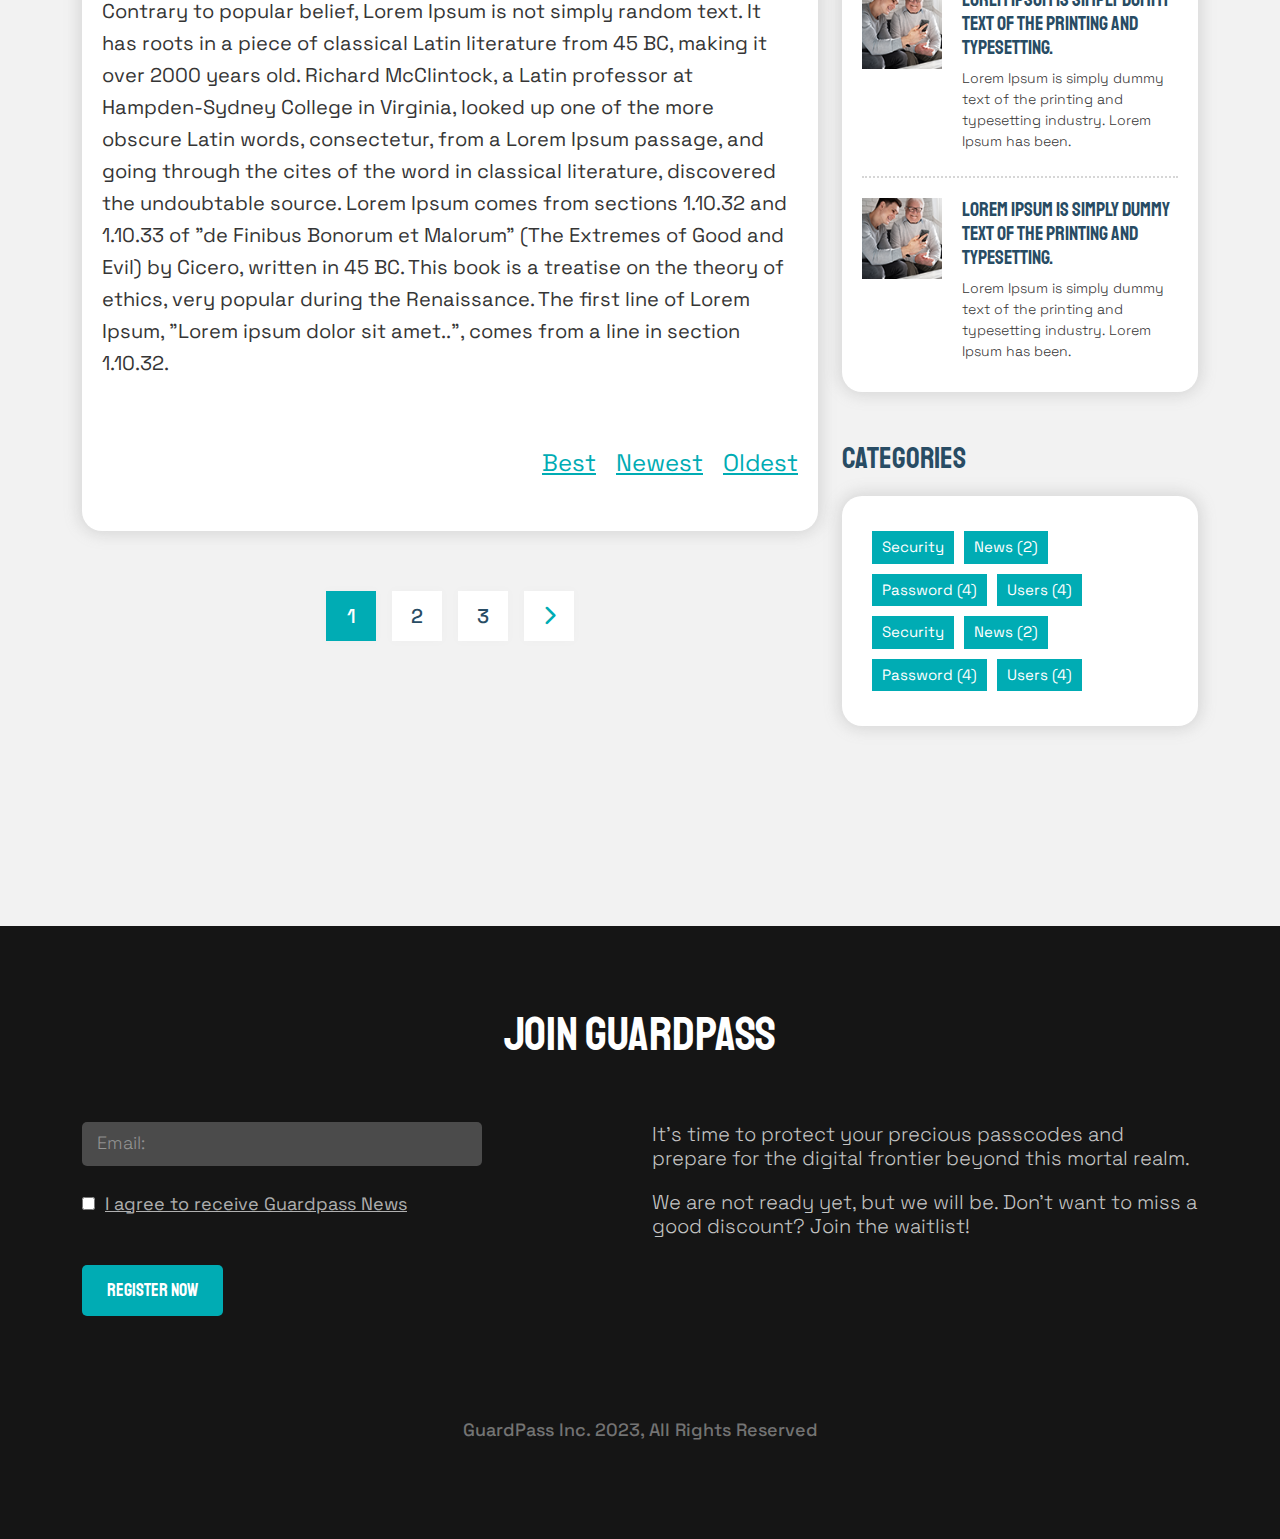
<file: blog.html>
<!DOCTYPE html>
<html lang="en">
  <head>
    <meta charset="UTF-8" />
    <meta name="viewport" content="width=device-width, initial-scale=1.0" />
    <title>GuardPass - Blog Details</title>

    <!-- Font Awesome CDN -->
    <link
      rel="stylesheet"
      href="https://cdnjs.cloudflare.com/ajax/libs/font-awesome/6.4.2/css/all.min.css"
    />

    <!-- Bootstrap CSS -->
    <link rel="stylesheet" href="assets/css/bootstrap.min.css" />

    <!-- Custom CSS -->
    <link rel="stylesheet" href="assets/css/style.css" />

    <!-- Responsive CSS -->
    <link rel="stylesheet" href="assets/css/responsive.css" />
  </head>
  <body>
    <!-- Header Part HTML Start -->

    <header>
      <!-- Header Section HTML Start -->

      <section id="Header">
        <nav class="navbar navbar-expand-xl">
          <div class="container">
            <a class="logo" href="#"
              ><img src="assets/images/logo.png" alt="logo"
            /></a>
            <button
              class="navbar-toggler collapsed"
              type="button"
              data-bs-toggle="collapse"
              data-bs-target="#navbarNav"
              aria-controls="navbarNav"
              aria-expanded="false"
              aria-label="Toggle navigation"
            >
              <span class="toggler-icon top-bar"></span>
              <span class="toggler-icon middle-bar"></span>
              <span class="toggler-icon bottom-bar"></span>
            </button>
            <div class="collapse navbar-collapse" id="navbarNav">
              <ul class="navbar-nav pl-md-5 ms-auto align-items-xl-center">
                <li class="nav-item">
                  <a class="nav-link" href="about.html">about us</a>
                </li>
                <li class="nav-item">
                  <a class="nav-link" href="articles.html">articles</a>
                </li>
                <li class="nav-item">
                  <a class="nav-link" href="contact.html">contact</a>
                </li>
                <li class="nav-item ms-xl-5">
                  <div
                    class="search-bar d-flex justify-content-between align-items-center"
                  >
                    <input type="text" />
                    <button type="submit">
                      <i class="fa-solid fa-magnifying-glass"></i>
                    </button>
                  </div>
                </li>
              </ul>
            </div>
          </div>
        </nav>
      </section>

      <!-- Header Section HTML End -->

      <!-- Breadcrumb Section HTML Start -->

      <section id="Breadcrumb">
        <div class="breadcrumb-wrapper">
          <div class="container">
            <div class="breadcrumb-content">
              <a href="#">Articles</a>
              <span><i class="fa-solid fa-chevron-right"></i></span>
              <a class="active" href="#">Security</a>
            </div>
          </div>
        </div>
      </section>

      <!-- Breadcrumb Section HTML End -->
    </header>

    <!-- Header Part HTML End -->

    <!-- Main Part HTML Start -->

    <main>
      <!-- Blog Details Section HTML Start -->

      <section id="Blog-details">
        <div class="blog-details-wrapper">
          <div class="container">
            <div class="blog-details-title">
              <h3>security</h3>
            </div>
            <div class="row">
              <div class="col-lg-8">
                <div id="blog-details-blog">
                  <div class="blog-details-blog-card">
                    <div class="bdb-card-img position-relative">
                      <img
                        src="assets/images/blog-details-blog-img1.png"
                        alt="blog-details-blog-img1"
                      />
                      <div class="bdb-time-tag">
                        <span>04 Jun 2023</span>
                        <span>3 minutes read</span>
                      </div>
                    </div>
                    <div class="bdb-cat-tag">
                      <span>Security</span>
                      <span>Passwords</span>
                      <span>Security</span>
                    </div>
                    <div class="dbd-card-content">
                      <div class="bd-card-content-box pt-4">
                        <h3>Why might my guardpass account be suspended?</h3>
                        <p>
                          Contrary to popular belief, Lorem Ipsum is not simply
                          random text. It has crootsConRichard McClintock, a
                          Latin professor at Hampden-Sydney College in Virginia,
                          looked up one of the more obscure Latin words,
                          consectetur, from a Lorem Ipsum passage, and going
                          through the cites of the word in classical literature,
                          discovered the undoubtable source. Lorem Ipsum comes
                          from sections 1.10.32 and 1.10.33 of "de Finibus
                          Bonorum et Malorum" (The Extremes of Good and Evil) by
                          Cicero, written in 45 BC. This book is a treatise on
                          the theory of ethics, very popular during the
                          Renaissance. The first line of Lorem Ipsum, "Lorem
                          ipsum dolor sit amet..", comes from a line in section
                          1.10.32.
                        </p>
                      </div>
                      <div class="bd-card-content-box pt-4">
                        <h3>How to deactivate your suspended account</h3>
                        <p>
                          Contrary to popular belief, Lorem Ipsum is not simply
                          random text. It has roots in a piece of classical
                          Latin literature from 45 BC, making it over 2000 years
                          old. Richard McClintock, a Latin professor at
                          Hampden-Sydney College in Virginia, looked up one of
                          the more obscure Latin words, consectetur, from a
                          Lorem Ipsum passage, and going through the cites of
                          the word in classical literature, discovered the
                          undoubtable source. Lorem Ipsum.
                        </p>
                      </div>
                      <div class="bd-card-content-box pt-4">
                        <h3>my guardpass account</h3>
                        <p>
                          Contrary to popular belief, Lorem Ipsum is not simply
                          random text. It has roots in a piece of classical
                          Latin literature from 45 BC, making it over 2000 years
                          old. Richard McClintock, a Latin professor at
                          Hampden-Sydney College in Virginia, looked up one of
                          the more obscure Latin words, consectetur, from a
                          Lorem Ipsum passage, and going through the cites of
                          the word in classical literature, discovered the
                          undoubtable source. Lorem Ipsum comes from sections
                          1.10.32 and 1.10.33 of "de Finibus Bonorum et Malorum"
                          (The Extremes of Good and Evil) by Cicero, written in
                          45 BC. This book is a treatise on the theory of
                          ethics, very popular during the Renaissance. The first
                          line of Lorem Ipsum, "Lorem ipsum dolor sit amet..",
                          comes from a line in section 1.10.32.
                        </p>
                      </div>
                    </div>
                    <div
                      class="bdb-card-filter-buttons d-flex justify-content-end"
                    >
                      <a href="#">Best</a>
                      <a href="#">Newest</a>
                      <a href="#">Oldest</a>
                    </div>
                  </div>
                </div>
                <div class="blog-pagination">
                  <ul>
                    <li class="active">1</li>
                    <li>2</li>
                    <li>3</li>
                    <li>
                      <i class="active fa-solid fa-chevron-right"></i>
                    </li>
                  </ul>
                </div>
              </div>
              <div class="col-lg-4">
                <article class="right-blog-card">
                  <div class="right-blog-card-img">
                    <img
                      src="assets/images/right-blog-img.png"
                      alt="right-blog-img"
                    />
                  </div>
                  <div class="right-blog-content">
                    <h3 class="blog-title">about us</h3>
                    <p>
                      Lorem Ipsum is simply dummy text of the printing and
                      typesetting industry. Lorem Ipsum has been the industry's
                      standard dummy...
                    </p>
                    <div class="right-blog-btn">
                      <a href="#">join guardpass</a>
                    </div>
                  </div>
                </article>
                <div class="recommended-wrapper pt-5">
                  <h3>recommended</h3>
                  <div class="recommend">
                    <div class="recommended-card">
                      <div class="recommend-blog-card-img">
                        <img
                          src="assets/images/recommend-blog-img.png"
                          alt="recommend-blog-img"
                        />
                      </div>
                      <div class="recommend-blog-card-content">
                        <h3 class="blog-title">
                          Lorem Ipsum is simply dummy text of the printing and
                          typesetting.
                        </h3>
                        <p>
                          Lorem Ipsum is simply dummy text of the printing and
                          typesetting industry. Lorem Ipsum has been.
                        </p>
                        <div class="recommend-blog-btn">
                          <a href="#">Read Full Article</a>
                        </div>
                      </div>
                    </div>
                    <div class="recommend-post d-flex align-items-start mt-4">
                      <div class="recommend-post-img">
                        <img
                          src="assets/images/recommend-post-img.png"
                          alt="recommend-post-img"
                        />
                      </div>
                      <div class="recommend-post-content">
                        <h4>
                          Lorem Ipsum is simply dummy text of the printing and
                          typesetting.
                        </h4>
                        <p>
                          Lorem Ipsum is simply dummy text of the printing and
                          typesetting industry. Lorem Ipsum has been.
                        </p>
                      </div>
                    </div>
                    <div class="recommend-post d-flex align-items-start mt-4">
                      <div class="recommend-post-img">
                        <img
                          src="assets/images/recommend-post-img.png"
                          alt="recommend-post-img"
                        />
                      </div>
                      <div class="recommend-post-content">
                        <h4>
                          Lorem Ipsum is simply dummy text of the printing and
                          typesetting.
                        </h4>
                        <p>
                          Lorem Ipsum is simply dummy text of the printing and
                          typesetting industry. Lorem Ipsum has been.
                        </p>
                      </div>
                    </div>
                    <div class="recommend-post d-flex align-items-start mt-4">
                      <div class="recommend-post-img">
                        <img
                          src="assets/images/recommend-post-img.png"
                          alt="recommend-post-img"
                        />
                      </div>
                      <div class="recommend-post-content">
                        <h4>
                          Lorem Ipsum is simply dummy text of the printing and
                          typesetting.
                        </h4>
                        <p>
                          Lorem Ipsum is simply dummy text of the printing and
                          typesetting industry. Lorem Ipsum has been.
                        </p>
                      </div>
                    </div>
                    <div class="recommend-post d-flex align-items-start mt-4">
                      <div class="recommend-post-img">
                        <img
                          src="assets/images/recommend-post-img.png"
                          alt="recommend-post-img"
                        />
                      </div>
                      <div class="recommend-post-content">
                        <h4>
                          Lorem Ipsum is simply dummy text of the printing and
                          typesetting.
                        </h4>
                        <p>
                          Lorem Ipsum is simply dummy text of the printing and
                          typesetting industry. Lorem Ipsum has been.
                        </p>
                      </div>
                    </div>
                  </div>
                </div>
                <div class="categories-wrapper pt-5">
                  <h3>categories</h3>
                  <div class="categories">
                    <span class="categories-tag">Security</span>
                    <span class="categories-tag">News (2)</span>
                    <span class="categories-tag">Password (4)</span>
                    <span class="categories-tag">Users (4)</span>
                    <span class="categories-tag">Security</span>
                    <span class="categories-tag">News (2)</span>
                    <span class="categories-tag">Password (4)</span>
                    <span class="categories-tag">Users (4)</span>
                  </div>
                </div>
              </div>
            </div>
          </div>
        </div>
      </section>

      <!-- Blog Details Section HTML End -->
    </main>

    <!-- Main Part HTML End -->

    <!-- Footer Part HTML Start -->

    <footer id="Footer">
      <div class="footer-wrapper">
        <div class="container">
          <div class="footer-title">
            <h2>Join GuardPass</h2>
          </div>
          <div class="row">
            <div class="col-md-6">
              <div class="footer-register">
                <form>
                  <div class="footer-regi-form">
                    <div class="footer-regi-input mb-4">
                      <input type="email" placeholder="Email:" required />
                    </div>
                    <div
                      class="footer-check-input d-flex align-items-center mb-5"
                    >
                      <input type="checkbox" required />
                      <label>I agree to receive Guardpass News</label>
                    </div>
                    <div class="regi-btn">
                      <input type="submit" value="register now" />
                    </div>
                  </div>
                </form>
              </div>
            </div>
            <div class="col-md-6">
              <div class="footer-content">
                <h4>
                  It’s time to protect your precious passcodes and prepare for
                  the digital frontier beyond this mortal realm.
                </h4>
                <h4>
                  We are not ready yet, but we will be. Don't want to miss a
                  good discount? Join the waitlist!
                </h4>
              </div>
            </div>
          </div>
          <div class="footer-copyright">
            <p>GuardPass Inc. 2023, All Rights Reserved</p>
          </div>
        </div>
      </div>
    </footer>

    <!-- Footer Part HTML End -->

    <!-- Bootstrap JavaScript -->
    <script src="assets/js/bootstrap.bundle.min.js"></script>

    <!-- Custom JavaScript -->
    <script src="assets/js/script.js"></script>
  </body>
</html>
</file>
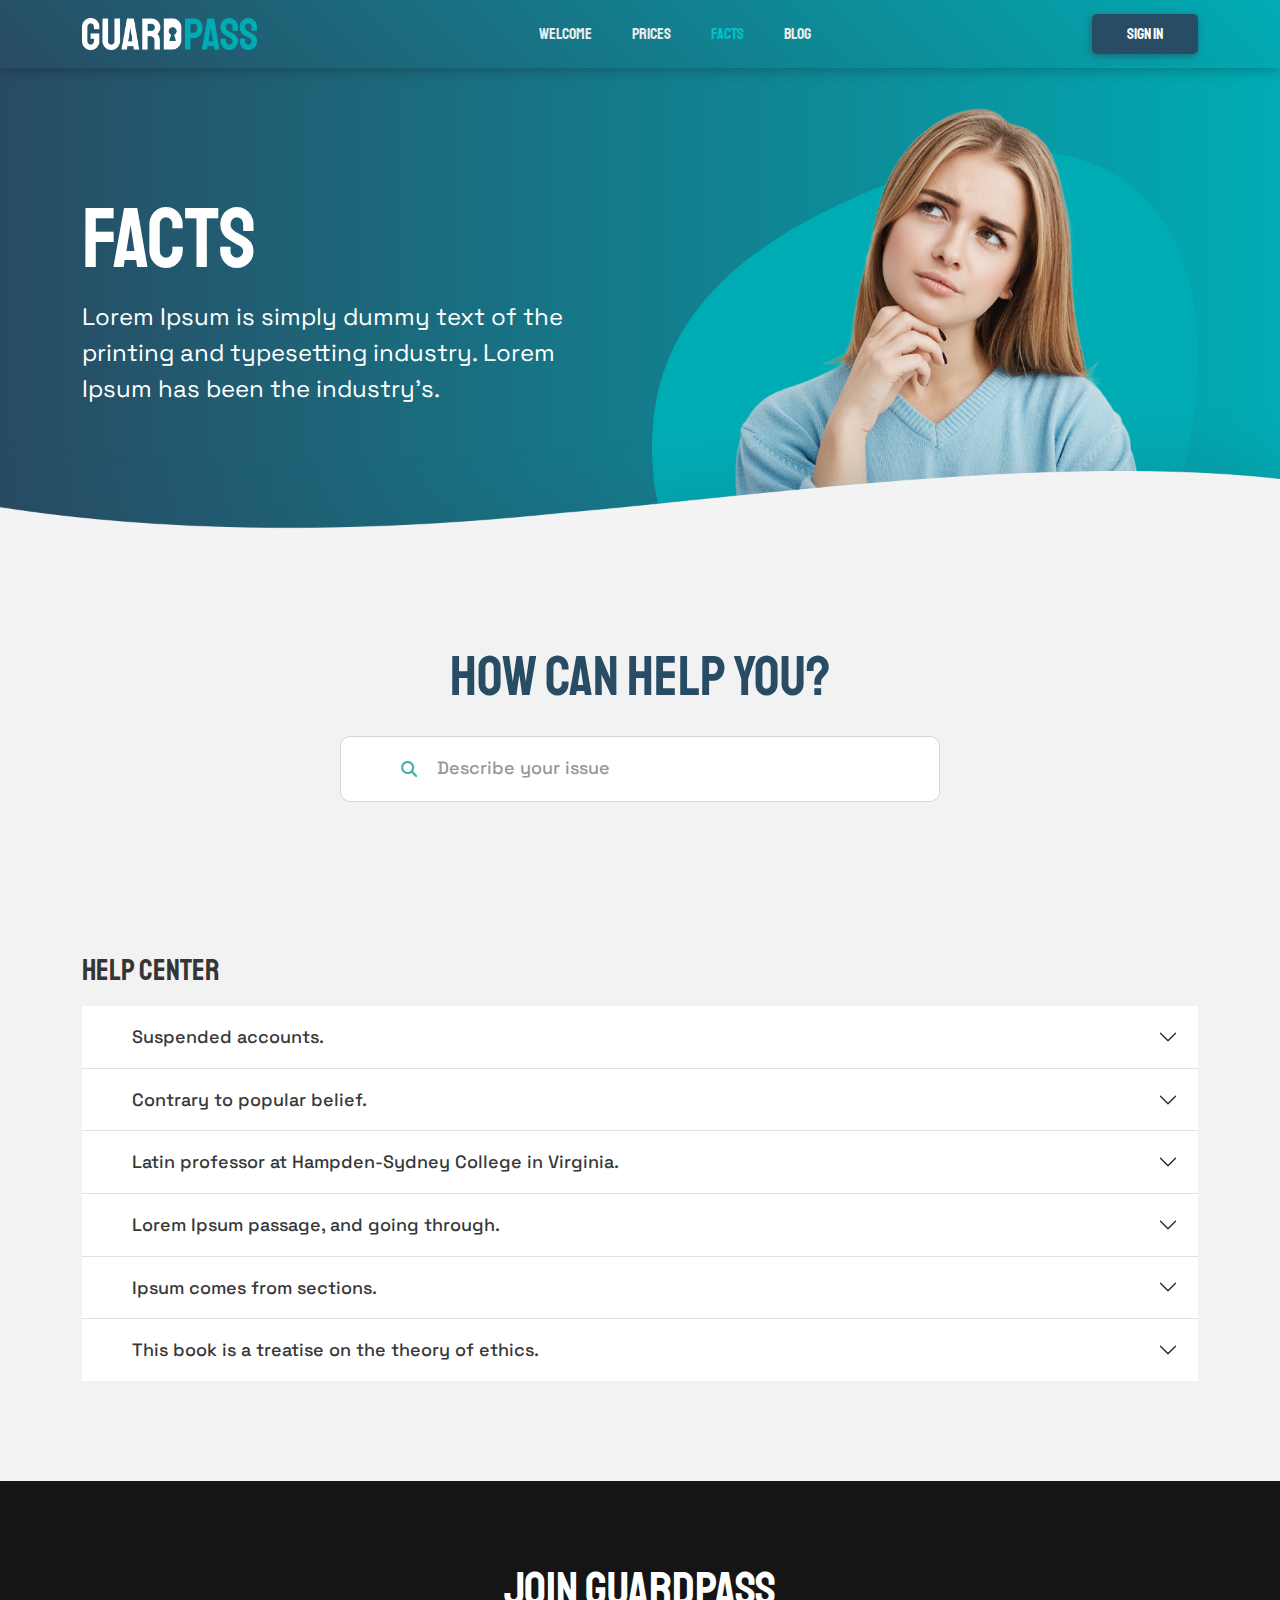
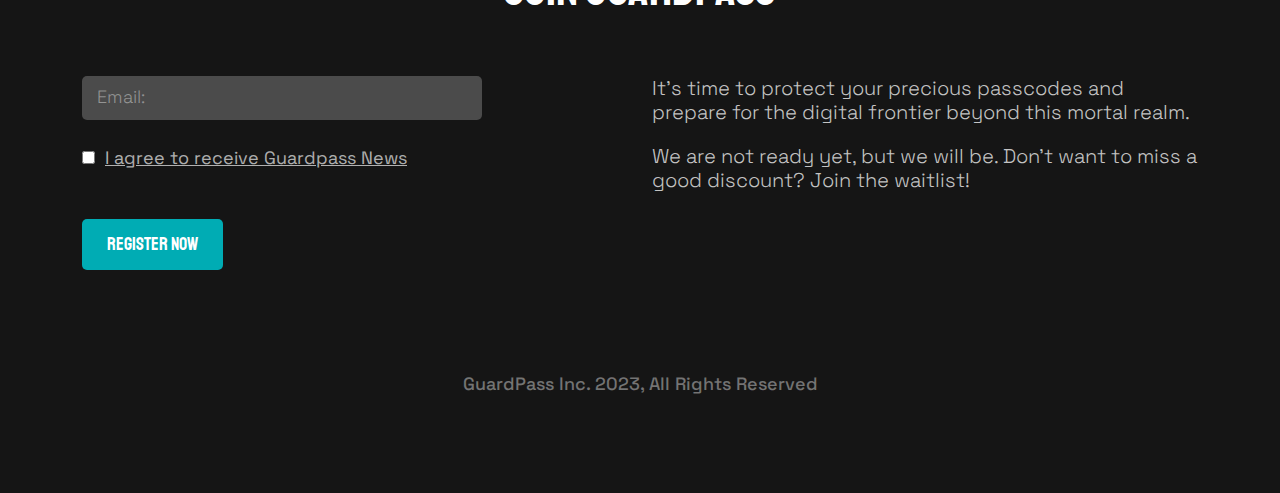
<file: facts.html>
<!DOCTYPE html>
<html lang="en">
  <head>
    <meta charset="UTF-8" />
    <meta name="viewport" content="width=device-width, initial-scale=1.0" />
    <title>GuardPass - Facts</title>

    <!-- Font Awesome CDN -->
    <link
      rel="stylesheet"
      href="https://cdnjs.cloudflare.com/ajax/libs/font-awesome/6.4.2/css/all.min.css"
    />

    <!-- Bootstrap CSS -->
    <link rel="stylesheet" href="assets/css/bootstrap.min.css" />

    <!-- Custom CSS -->
    <link rel="stylesheet" href="assets/css/style.css" />

    <!-- Responsive CSS -->
    <link rel="stylesheet" href="assets/css/responsive.css" />
  </head>
  <body>
    <!-- Header Part HTML Start -->

    <header>
      <!-- Header Section HTML Start -->

      <section id="Header">
        <nav class="main-nav navbar navbar-expand-xl">
          <div class="container">
            <a class="logo" href="#"
              ><img src="assets/images/logo.png" alt="logo"
            /></a>
            <button
              class="navbar-toggler collapsed"
              type="button"
              data-bs-toggle="collapse"
              data-bs-target="#navbarNav"
              aria-controls="navbarNav"
              aria-expanded="false"
              aria-label="Toggle navigation"
            >
              <span class="toggler-icon top-bar"></span>
              <span class="toggler-icon middle-bar"></span>
              <span class="toggler-icon bottom-bar"></span>
            </button>
            <div class="collapse navbar-collapse" id="navbarNav">
              <ul class="navbar-nav pl-md-5 mx-auto">
                <li class="nav-item">
                  <a class="nav-link" href="#">Welcome</a>
                </li>
                <li class="nav-item">
                  <a class="nav-link" href="prices.html">Prices</a>
                </li>
                <li class="nav-item">
                  <a class="nav-link active" href="facts.html">Facts</a>
                </li>
                <li class="nav-item">
                  <a class="nav-link" href="blog.html">Blog</a>
                </li>
              </ul>
              <div class="navbar-nav ml-auto">
                <div class="nav-buttons">
                  <a class="sign-in-btn" href="#">sign in</a>
                </div>
              </div>
            </div>
          </div>
        </nav>
      </section>

      <!-- Header Section HTML End -->

      <!-- Facts Hero Section HTML Start -->

      <section id="Facts-hero">
        <div class="hero-wrapper position-relative">
          <div class="container">
            <div class="row align-items-center">
              <div class="col-lg-6">
                <div class="hero-content">
                  <h2>Facts</h2>
                  <p>
                    Lorem Ipsum is simply dummy text of the printing and
                    typesetting industry. Lorem Ipsum has been the industry's.
                  </p>
                </div>
              </div>
              <div class="col-lg-6">
                <div class="hero-img float-lg-end">
                  <img
                    src="assets/images/facts-hero-img.png"
                    alt="facts-hero-img"
                  />
                </div>
              </div>
            </div>
          </div>
          <div class="facts-hero-bg">
            <img src="assets/images/hero-bg.png" alt="hero-bg" />
          </div>
        </div>
      </section>

      <!-- Facts Hero Section HTML End -->
    </header>

    <!-- Main Part HTML Start -->

    <main>
      <!-- Help Section HTML Start -->

      <section id="Help">
        <div class="help-wrapper">
          <div class="container">
            <div class="fatcs-help-top">
              <h2>how can help you?</h2>
              <div class="help-search-container">
                <form>
                  <div class="help-search-form">
                    <div class="help-search-form-field">
                      <i class="fa-solid fa-magnifying-glass"></i>
                      <input type="text" placeholder="Describe your issue" />
                    </div>
                  </div>
                </form>
              </div>
            </div>
            <div class="facts-accordion">
              <h3>help center</h3>
              <div class="accordion accordion-flush" id="accordionFlushExample">
                <div class="accordion-item">
                  <h2 class="accordion-header">
                    <button
                      class="accordion-button collapsed"
                      type="button"
                      data-bs-toggle="collapse"
                      data-bs-target="#flush-collapseOne"
                      aria-expanded="false"
                      aria-controls="flush-collapseOne"
                    >
                      Suspended accounts.
                    </button>
                  </h2>
                  <div
                    id="flush-collapseOne"
                    class="accordion-collapse collapse"
                    data-bs-parent="#accordionFlushExample"
                  >
                    <div class="accordion-body">
                      <p>
                        Lorem ipsum dolor sit, amet consectetur adipisicing
                        elit. Dolore sunt iste animi, blanditiis in voluptates!
                        Temporibus adipisci placeat delectus eum?
                      </p>
                    </div>
                  </div>
                </div>
                <div class="accordion-item">
                  <h2 class="accordion-header">
                    <button
                      class="accordion-button collapsed"
                      type="button"
                      data-bs-toggle="collapse"
                      data-bs-target="#flush-collapseTwo"
                      aria-expanded="false"
                      aria-controls="flush-collapseTwo"
                    >
                      Contrary to popular belief.
                    </button>
                  </h2>
                  <div
                    id="flush-collapseTwo"
                    class="accordion-collapse collapse"
                    data-bs-parent="#accordionFlushExample"
                  >
                    <div class="accordion-body">
                      <p>
                        Lorem ipsum dolor sit, amet consectetur adipisicing
                        elit. Deserunt qui veritatis quam labore ipsa iusto
                        nulla porro, error modi totam.
                      </p>
                    </div>
                  </div>
                </div>
                <div class="accordion-item">
                  <h2 class="accordion-header">
                    <button
                      class="accordion-button collapsed"
                      type="button"
                      data-bs-toggle="collapse"
                      data-bs-target="#flush-collapseThree"
                      aria-expanded="false"
                      aria-controls="flush-collapseThree"
                    >
                      Latin professor at Hampden-Sydney College in Virginia.
                    </button>
                  </h2>
                  <div
                    id="flush-collapseThree"
                    class="accordion-collapse collapse"
                    data-bs-parent="#accordionFlushExample"
                  >
                    <div class="accordion-body">
                      <p>
                        Lorem ipsum dolor sit amet consectetur adipisicing elit.
                        Distinctio maxime dignissimos odit consequuntur
                        explicabo rerum suscipit eaque tenetur officiis
                        reprehenderit!
                      </p>
                    </div>
                  </div>
                </div>
                <div class="accordion-item">
                  <h2 class="accordion-header">
                    <button
                      class="accordion-button collapsed"
                      type="button"
                      data-bs-toggle="collapse"
                      data-bs-target="#flush-collapseFour"
                      aria-expanded="false"
                      aria-controls="flush-collapseFour"
                    >
                      Lorem Ipsum passage, and going through.
                    </button>
                  </h2>
                  <div
                    id="flush-collapseFour"
                    class="accordion-collapse collapse"
                    data-bs-parent="#accordionFlushExample"
                  >
                    <div class="accordion-body">
                      <p>
                        Lorem ipsum dolor sit amet consectetur adipisicing elit.
                        Distinctio maxime dignissimos odit consequuntur
                        explicabo rerum suscipit eaque tenetur officiis
                        reprehenderit!
                      </p>
                    </div>
                  </div>
                </div>
                <div class="accordion-item">
                  <h2 class="accordion-header">
                    <button
                      class="accordion-button collapsed"
                      type="button"
                      data-bs-toggle="collapse"
                      data-bs-target="#flush-collapseFive"
                      aria-expanded="false"
                      aria-controls="flush-collapseFive"
                    >
                      Ipsum comes from sections.
                    </button>
                  </h2>
                  <div
                    id="flush-collapseFive"
                    class="accordion-collapse collapse"
                    data-bs-parent="#accordionFlushExample"
                  >
                    <div class="accordion-body">
                      <p>
                        Lorem ipsum dolor sit amet consectetur adipisicing elit.
                        Distinctio maxime dignissimos odit consequuntur
                        explicabo rerum suscipit eaque tenetur officiis
                        reprehenderit!
                      </p>
                    </div>
                  </div>
                </div>
                <div class="accordion-item">
                  <h2 class="accordion-header">
                    <button
                      class="accordion-button collapsed"
                      type="button"
                      data-bs-toggle="collapse"
                      data-bs-target="#flush-collapseSix"
                      aria-expanded="false"
                      aria-controls="flush-collapseSix"
                    >
                      This book is a treatise on the theory of ethics.
                    </button>
                  </h2>
                  <div
                    id="flush-collapseSix"
                    class="accordion-collapse collapse"
                    data-bs-parent="#accordionFlushExample"
                  >
                    <div class="accordion-body">
                      <p>
                        Lorem ipsum dolor sit amet consectetur adipisicing elit.
                        Distinctio maxime dignissimos odit consequuntur
                        explicabo rerum suscipit eaque tenetur officiis
                        reprehenderit!
                      </p>
                    </div>
                  </div>
                </div>
              </div>
            </div>
          </div>
        </div>
      </section>

      <!-- Help Section HTML Start -->
    </main>

    <!-- Main Part HTML End -->

    <!-- Footer Part HTML Start -->

    <footer id="Footer">
      <div class="footer-wrapper mt-0">
        <div class="container">
          <div class="footer-title">
            <h2>Join GuardPass</h2>
          </div>
          <div class="row">
            <div class="col-md-6">
              <div class="footer-register">
                <form>
                  <div class="footer-regi-form">
                    <div class="footer-regi-input mb-4">
                      <input type="email" placeholder="Email:" required />
                    </div>
                    <div
                      class="footer-check-input d-flex align-items-center mb-5"
                    >
                      <input type="checkbox" required />
                      <label>I agree to receive Guardpass News</label>
                    </div>
                    <div class="regi-btn">
                      <input type="submit" value="register now" />
                    </div>
                  </div>
                </form>
              </div>
            </div>
            <div class="col-md-6">
              <div class="footer-content">
                <h4>
                  It’s time to protect your precious passcodes and prepare for
                  the digital frontier beyond this mortal realm.
                </h4>
                <h4>
                  We are not ready yet, but we will be. Don't want to miss a
                  good discount? Join the waitlist!
                </h4>
              </div>
            </div>
          </div>
          <div class="footer-copyright">
            <p>GuardPass Inc. 2023, All Rights Reserved</p>
          </div>
        </div>
      </div>
    </footer>

    <!-- Footer Part HTML End -->

    <!-- Bootstrap JavaScript -->
    <script src="assets/js/bootstrap.bundle.min.js"></script>

    <!-- Custom JavaScript -->
    <script src="assets/js/script.js"></script>
  </body>
</html>
</file>
<file: assets/css/style.css>
@import url("https://fonts.googleapis.com/css2?family=Space+Grotesk:wght@300;400;500;600;700&family=Staatliches&display=swap");
* {
  margin: 0px;
  padding: 0px;
  box-sizing: border-box;
}

body {
  font-family: Staatliches, cursive;
  background: rgb(242, 242, 242);
  scroll-behavior: smooth;
}

ol,
ul {
  margin: 0px;
  padding: 0px;
}

li {
  list-style: none;
}

a {
  text-decoration: none;
  cursor: pointer;
}

img {
  max-width: 100%;
}

nav.navbar {
  width: 100%;
  background: linear-gradient(to left, rgb(54, 155, 161), rgb(49, 78, 98));
  box-shadow: rgb(221, 221, 221) 1px 1px 20px 0px;
  padding: 18px 0px;
  z-index: 999;
}

.main-nav {
  background: linear-gradient(
    45deg,
    rgb(40, 75, 99),
    rgb(0, 172, 180)
  ) !important;
  box-shadow: rgba(0, 0, 0, 0.25) 0px 2px 12px 0px !important;
}

.logo img {
  max-width: 175px;
  width: 100%;
}

.nav-link,
.nav-link:hover {
  font-family: Staatliches, cursive;
  font-size: 16px;
  font-weight: 400;
  text-transform: uppercase;
  color: rgb(237, 237, 237);
  padding: 0px 20px !important;
}

.nav-link.active {
  color: rgb(1, 194, 203) !important;
}

.search-bar {
  width: 300px;
  padding: 8px 15px 8px 10px;
  background: rgba(255, 255, 255, 0.247);
  border-radius: 5px;
}

.search-bar input {
  width: 90%;
  padding: 0px;
  color: rgb(255, 255, 255);
  background: transparent;
  border-top: none;
  border-bottom: none;
  border-left: none;
  border-image: initial;
  border-right: 2px solid rgb(255, 255, 255);
}

.search-bar input:focus {
  outline: 0px;
}

.search-bar button {
  text-align: center;
  background: transparent;
  border: none;
}

.sign-in-btn {
  padding: 10px 35px;
  color: rgb(255, 255, 255);
  background: rgb(40, 76, 100);
  box-shadow: rgba(40, 76, 100, 0.68) -1px 2px 7px 0px;
  border-radius: 5px;
}

.navbar-toggler {
  margin-top: -15px;
  border: 0px !important;
}

.navbar-toggler:focus,
.navbar-toggler:active,
.navbar-toggler-icon:focus {
  outline: none !important;
  box-shadow: none !important;
  border: 0px !important;
}

.toggler-icon {
  display: block;
  width: 25px;
  height: 2px;
  background-color: rgb(255, 255, 255);
  transition: all 0.2s ease 0s;
}

.middle-bar {
  margin: 5px auto;
}

.navbar-toggler .top-bar {
  transform: rotate(45deg);
  transform-origin: 10% 10%;
}

.navbar-toggler .middle-bar {
  opacity: 0;
}

.navbar-toggler .bottom-bar {
  transform: rotate(-45deg);
  transform-origin: 10% 90%;
}

.navbar-toggler.collapsed .top-bar {
  transform: rotate(0deg);
}

.navbar-toggler.collapsed .middle-bar {
  opacity: 1;
}

.navbar-toggler.collapsed .bottom-bar {
  transform: rotate(0deg);
}

.navbar-toggler.collapsed .toggler-icon {
  background-color: rgb(255, 255, 255);
}

@media (max-width: 1200px) {
  .logo img {
    max-width: 120px;
    width: 100%;
  }

  .navbar-toggler {
    margin: 0px;
  }

  .navbar-toggler:focus {
    box-shadow: none;
  }

  .navbar-nav {
    padding: 20px 0px;
  }

  .nav-link {
    padding: 5px 0px !important;
  }
}

.breadcrumb-wrapper {
  padding-top: 60px;
}

.breadcrumb-content a {
  font-family: "Space Grotesk", sans-serif;
  font-size: 18px;
  color: rgb(40, 76, 100);
}

.breadcrumb-content a.active {
  font-weight: 500;
}

.breadcrumb-content span i {
  color: rgb(0, 172, 180);
  padding: 0px 5px;
}

.blog-details-wrapper {
  padding-top: 20px;
}

.blog-details-title h3 {
  font-size: 30px;
  color: rgb(40, 76, 100);
}

#blog-details-blog {
  background: rgb(255, 255, 255);
  padding: 20px 20px 50px;
  margin-top: 10px;
  box-shadow: rgba(139, 139, 139, 0.267) 0px 0px 15px 3px;
  border-radius: 20px;
}

.bdb-card-img img {
  width: 100%;
  max-height: 515px;
  height: 100%;
}

.bdb-time-tag {
  position: absolute;
  top: 20px;
  right: 20px;
}

.bdb-time-tag span {
  font-family: "Space Grotesk", sans-serif;
  font-size: 15px;
  padding: 5px 10px;
  margin-left: 10px;
  color: rgb(255, 255, 255);
  background: rgba(40, 40, 40, 0.72);
}

.bdb-cat-tag {
  padding: 20px 0px;
}

.bdb-cat-tag span {
  font-family: "Space Grotesk", sans-serif;
  font-size: 15px;
  color: rgb(255, 255, 255);
  background: rgb(0, 172, 180);
  padding: 5px 10px;
  margin-right: 10px;
}

.bd-card-content-box h3 {
  font-size: 30px;
  color: rgb(40, 76, 100);
}

.bd-card-content-box p {
  font-family: "Space Grotesk", sans-serif;
  font-size: 20px;
  line-height: 32px;
  padding-top: 8px;
  color: rgb(53, 53, 53);
}

.bdb-card-filter-buttons {
  padding-top: 50px;
}

.bdb-card-filter-buttons a {
  font-family: "Space Grotesk", sans-serif;
  font-size: 24px;
  text-decoration: underline;
  color: rgb(0, 172, 180);
  padding-left: 20px;
}

.blog-pagination {
  padding-top: 60px;
}

.blog-pagination ul {
  display: flex;
  justify-content: center;
  align-items: center;
}

.blog-pagination ul li {
  width: 50px;
  height: 50px;
  display: flex;
  justify-content: center;
  align-items: center;
  font-family: "Space Grotesk", sans-serif;
  font-size: 20px;
  font-weight: 500;
  color: rgb(40, 76, 100);
  margin: 0px 8px;
  background: rgb(255, 255, 255);
  box-shadow: rgba(139, 139, 139, 0.03) 0px 0px 9px 0px;
}

.blog-pagination ul li.active {
  color: rgb(255, 255, 255);
  background: rgb(0, 172, 180);
}

.blog-pagination ul li i {
  color: rgb(0, 172, 180);
}

.right-blog-card,
.recommend {
  background: rgb(255, 255, 255);
  padding: 20px 20px 30px;
  margin-top: 10px;
  box-shadow: rgba(139, 139, 139, 0.267) 0px 0px 15px 3px;
  border-radius: 20px;
}

.right-blog-card-img img {
  width: 100%;
  min-height: 125px;
  max-height: 125px;
  height: 100%;
  object-fit: cover;
}

h3.blog-title {
  font-size: 24px;
  color: rgb(40, 76, 100);
  padding-top: 20px;
}

.right-blog-content p {
  font-family: "Space Grotesk", sans-serif;
  font-size: 16px;
  color: rgb(53, 53, 53);
}

.right-blog-btn {
  padding-top: 15px;
}

.right-blog-btn > a {
  font-size: 20px;
  padding: 10px 20px;
  color: rgb(255, 255, 255);
  background: rgb(0, 172, 180);
  border-radius: 5px;
}

.recommend {
  margin-top: 15px;
}

.recommended-wrapper > h3 {
  font-size: 30px;
  color: rgb(40, 76, 100);
}

.recommend-blog-card-img,
.recommend-blog-card-img img {
  width: 100%;
  min-height: 170px;
  max-height: 170px;
  height: 100%;
  object-fit: cover;
}

.recommend-blog-card-content p {
  font-family: "Space Grotesk", sans-serif;
  font-size: 16px;
  color: rgb(53, 53, 53);
  padding: 5px 0px;
}

.recommend-blog-btn a {
  font-family: "Space Grotesk", sans-serif;
  font-size: 16px;
  text-decoration: underline;
  color: rgb(0, 172, 180);
}

.recommend-post {
  padding: 20px 0px 0px;
  border-top: 2px dotted rgb(214, 214, 214);
}

.recommend-post-img {
  width: 250px;
  margin-right: 20px;
}

.recommend-post-content h4 {
  font-size: 20px;
  color: rgb(40, 76, 100);
}

.recommend-post-content p {
  font-family: "Space Grotesk", sans-serif;
  font-size: 14px;
  font-weight: 300;
  color: rgb(53, 53, 53);
  margin-bottom: 0px;
}

.categories-wrapper h3 {
  font-size: 30px;
  color: rgb(40, 76, 100);
}

.categories {
  display: flex;
  flex-wrap: wrap;
  background: rgb(255, 255, 255);
  padding: 30px;
  margin-top: 20px;
  box-shadow: rgba(139, 139, 139, 0.267) 0px 0px 15px 3px;
  border-radius: 20px;
}

.categories-tag {
  display: block;
  font-family: "Space Grotesk", sans-serif;
  font-size: 15px;
  color: rgb(255, 255, 255);
  background: rgb(0, 172, 180);
  padding: 5px 10px;
  margin: 5px 10px 5px 0px;
}

.footer-wrapper {
  background: rgb(21, 21, 21);
  margin-top: 200px;
  padding: 80px 0px;
}

.footer-title {
  text-align: center;
  padding-bottom: 50px;
}

.footer-title h2 {
  font-size: 48px;
  color: rgb(255, 255, 255);
}

.footer-regi-input {
  max-width: 400px;
  width: 100%;
}

.footer-regi-input input {
  width: 100%;
  color: rgb(255, 255, 255);
  background: rgba(217, 217, 217, 0.28);
  border: none;
  padding: 10px 15px;
  border-radius: 5px;
}

.footer-regi-input input:focus {
  outline: 0px;
}

.footer-check-input label {
  font-family: "Space Grotesk", sans-serif;
  font-size: 18px;
  text-decoration: underline;
  color: rgba(255, 255, 255, 0.67);
  padding-left: 10px;
}

.regi-btn input {
  font-size: 18px;
  color: rgb(255, 255, 255);
  background: rgb(0, 172, 180);
  padding: 12px 25px;
  border: none;
  border-radius: 5px;
}

.footer-regi-form ::placeholder {
  font-family: "Space Grotesk", sans-serif;
  font-size: 18px;
  font-weight: 300;
  color: rgba(255, 255, 255, 0.404);
}

.footer-content h4 {
  font-family: "Space Grotesk", sans-serif;
  font-size: 20px;
  font-weight: 300;
  color: rgba(255, 255, 255, 0.76);
  margin-bottom: 20px;
}

.footer-copyright {
  text-align: center;
  padding-top: 100px;
}

.footer-copyright p {
  font-family: "Space Grotesk", sans-serif;
  font-size: 18px;
  font-weight: 500;
  color: rgba(255, 255, 255, 0.404);
}

.read-article-btn a {
  font-family: "Space Grotesk", sans-serif;
  font-size: 18px;
  text-decoration: underline;
  color: rgb(0, 172, 180);
}

.blog-card {
  background: rgb(255, 255, 255);
  padding: 20px 20px 30px;
  margin-top: 10px;
  box-shadow: rgba(139, 139, 139, 0.267) 0px 0px 15px 3px;
  border-radius: 20px;
}

.blog-card-img img {
  max-width: 100%;
  width: 100%;
  min-height: 270px;
  max-height: 300px;
  height: 100%;
}

.blog-card-content h3 {
  font-size: 28px;
  color: rgb(40, 76, 100);
  padding: 7px 0px;
}

.blog-card-content p {
  font-family: "Space Grotesk", sans-serif;
  font-size: 18px;
  color: rgb(53, 53, 53);
}

.hero-wrapper {
  background: linear-gradient(to right, rgb(40, 75, 99), rgb(0, 172, 180));
  padding: 40px 0;
}

.facts-hero-bg {
  position: absolute;
  bottom: -25px;
}

.hero-content {
  max-width: 500px;
}

.hero-content h2 {
  font-size: 85px;
  color: rgb(255, 255, 255);
}

.hero-content p {
  font-family: "Space Grotesk", sans-serif;
  font-size: 24px;
  color: rgb(255, 255, 255);
}

.help-wrapper {
  padding: 100px 0px;
}

.fatcs-help-top {
  max-width: 600px;
  margin: auto;
  text-align: center;
}

.fatcs-help-top h2 {
  font-size: 56px;
  color: rgb(40, 76, 100);
}

.help-search-form-field {
  display: flex;
  justify-content: space-between;
  align-items: center;
  background: rgb(255, 255, 255);
  margin-top: 25px;
  border: 1px solid rgb(213, 213, 213);
  border-radius: 10px;
}

.help-search-form-field input {
  width: 90%;
  padding: 20px;
  border: none;
  border-radius: 10px;
}

.help-search-form-field input:focus {
  outline: 0px;
}

.help-search-form-field i {
  color: rgb(58, 174, 177);
  padding-left: 60px;
}

.help-search-form ::placeholder {
  font-family: "Space Grotesk", sans-serif;
  font-size: 18px;
  font-weight: 500;
  color: rgb(151, 151, 151);
}

.facts-accordion {
  padding-top: 150px;
}

.facts-accordion h3 {
  font-size: 30px;
  color: rgb(53, 53, 53);
}

.accordion {
  padding-top: 10px;
}

.accordion-button {
  font-family: "Space Grotesk", sans-serif;
  font-size: 18px;
  font-weight: 500;
  color: rgb(56, 56, 56) !important;
  padding: 20px 20px 20px 50px !important;
  background: none !important;
}

.accordion-button:focus {
  background: none;
  box-shadow: none;
}

.accordion-body {
  padding-left: 50px;
}

.accordion-body p {
  font-family: "Space Grotesk", sans-serif;
  font-size: 16px;
  margin: 0px;
}

/* ==========***==========
Home Page CSS
==========***========== */

.hero-wrapper {
  background: linear-gradient(to right, rgb(40, 75, 99), rgb(0, 172, 180));
  padding: 40px 0;
}

.facts-hero-bg {
  position: absolute;
  bottom: -25px;
}

.hero-content {
  max-width: 500px;
}

.hero-content h2 {
  font-size: 85px;
  color: rgb(255, 255, 255);
}

.hero-content p {
  font-family: "Space Grotesk", sans-serif;
  font-size: 24px;
  color: rgb(255, 255, 255);
}

.hero-btn {
  padding-top: 30px;
}

.hero-btn a {
  font-size: 20px;
  padding: 15px 30px;
  color: rgb(255, 255, 255);
  background: rgb(0, 172, 180);
  box-shadow: rgba(40, 76, 100, 0.68) -1px 2px 7px;
  border-radius: 5px;
}

/* Safety Section CSS Start */

.safety-wrapper {
  position: relative;
  padding-top: 100px;
  margin-bottom: -100px;
}

.safety-top {
  padding-bottom: 80px;
}

.safety-top h2 {
  font-size: 56px;
  text-align: center;
  color: #353535;
}

.safety-top h2 span {
  color: #284c64;
}

.safety-card {
  text-align: center;
  padding: 40px 30px;
  background: #ffffff;
  box-shadow: 0px 4px 14px 1px #0000000d;
  height: 100%;
  border-radius: 20px;
}

.safety-card-icon {
  padding-bottom: 20px;
}

.safety-card-icon img {
  max-width: 120px;
  margin: auto;
  height: 100px;
}

.safety-card-icon::after {
  position: absolute;
  content: "";
  left: 50%;
  bottom: 0;
  transform: translateX(-50%);
  width: 70%;
  height: 2px;
  background: #00acb4;
}

.safety-card-content {
  padding-top: 20px;
}

.safety-card-content h3 {
  font-size: 30px;
  color: #284c64;
  margin-bottom: 15px;
}

.safety-card-content p {
  font-family: "Space Grotesk", sans-serif;
  font-size: 18px;
  color: #353535;
  margin-bottom: 20px;
}

.safety-card-btn a i {
  color: #00acb4;
}

/* Safety Section CSS End */

/* Testimonial Section CSS Start */

.testimonial-wrapper {
  background: linear-gradient(
    300deg,
    rgb(40, 75, 99) 60%,
    #2f6a79,
    rgb(0, 172, 180)
  );
  padding: 250px 0 100px;
}

.testimonial-content h2 {
  font-size: 48px;
  color: #ffffff;
  margin-bottom: 25px;
}

.testimonial-content p {
  font-family: "Space Grotesk", sans-serif;
  font-size: 18px;
  color: #ededed;
  margin-bottom: 30px;
}

.testimonial-slider .owl-dots {
  display: block !important;
  position: absolute;
  left: 53%;
}

.owl-nav {
  width: 100%;
  position: absolute;
  top: 40%;
  transform: translateY(-50%);
  display: block !important;
}

.owl-prev {
  position: absolute;
  left: -50px;
}

.owl-next {
  position: absolute;
  right: -50px;
}

.owl-prev i,
.owl-next i {
  font-size: 20px;
  color: #fff;
}

.safety-slider .owl-prev i,
.safety-slider .owl-next i {
  font-size: 20px;
  color: #2e4c62;
}

.owl-theme .owl-nav [class*="owl-"]:hover {
  background: none;
}

.owl-theme .owl-dots .owl-dot span {
  background: transparent !important;
  border: 2px solid #d8d8d8;
}

.owl-theme .owl-dots .owl-dot.active span {
  background: #ffffff !important;
  border: 2px solid #d8d8d8;
}

/* Testimonial Section CSS End */

/* Curious Section CSS Start */

.curious-wrapper {
  padding: 80px 0;
  background: #ffffff;
}

.curious-title {
  text-align: center;
}

.curious-title h2 {
  font-size: 56px;
  color: #284c64;
}

.curious-card {
  padding-top: 60px;
}

.curious-card-icon img {
  max-width: 60px;
  height: 50px;
}

.curious-card-title h3 {
  font-size: 30px;
  color: #284b63;
  padding-left: 15px;
}

.curious-card p {
  font-family: "Space Grotesk", sans-serif;
  font-size: 18px;
  color: #353535;
}

.curious-card-btn a {
  font-family: "Space Grotesk", sans-serif;
  font-size: 20px;
  color: #00acb4;
}

/* Curious Section CSS End */

/* Pricing Section CSS Start */

.pricing-wrapper {
  background: linear-gradient(39deg, rgb(40, 75, 99), rgb(4, 126, 133));
  padding: 100px 0;
}

.pricing-title h2 {
  font-size: 56px;
  color: #ffffff;
}

.pricing-container {
  background: #ffffff;
  box-shadow: -3px 7px 13px 4px #06060636;
  margin-top: 60px;
  padding: 50px 60px;
  border-radius: 20px;
}

.pricing-content h3,
.pricing-features h3 {
  font-size: 30px;
  color: #353535;
}

.pricing-content h1 {
  font-size: 120px;
  color: #284b63;
}

.pricing-content p {
  font-family: "Space Grotesk", sans-serif;
  font-size: 18px;
  color: #353535;
  margin-bottom: 5px;
}

.pricing-features ul li {
  display: flex;
  align-items: center;
  padding-top: 12px;
  font-family: "Space Grotesk", sans-serif;
  font-size: 20px;
  font-weight: 500;
  color: #353535;
}

.pricing-features ul li img {
  max-width: 20px;
  margin-right: 10px;
}

/* Pricing Section CSS Start */
</file>
<file: assets/css/responsive.css>
/* Min Width 1200px and Max Width 1399px */

@media (min-width: 1200px) and (max-width: 1399px) {
  .facts-hero-bg {
    bottom: -5px;
  }
}

/* Min Width 992px and Max Width 1199px */

@media (min-width: 992px) and (max-width: 1199px) {
  .hero-content h2 {
    font-size: 74px;
  }

  .facts-hero-bg {
    bottom: 0px;
  }

  .facts-hero-content h2 {
    font-size: 64px;
  }

  .fatcs-help-top h2 {
    font-size: 48px;
  }

  .safety-top h2,
  .curious-title h2,
  .pricing-title h2 {
    font-size: 48px;
  }
}

/* Min Width 768px and Max Width 991px */

@media (min-width: 768px) and (max-width: 991px) {
  .blog-details-title h3,
  .bd-card-content-box h3,
  .recommended-wrapper h3,
  .categories-wrapper h3 {
    font-size: 30px;
  }

  .bd-card-content-box p,
  .footer-content h4,
  .footer-copyright p {
    font-size: 16px;
    line-height: 24px;
  }

  .bdb-card-filter-buttons a,
  .recommend-post-content h4 {
    font-size: 20px;
  }

  .right-blog-card,
  .footer-content {
    margin-top: 50px;
  }

  .footer-wrapper {
    margin-top: 100px;
  }

  .footer-title h2 {
    font-size: 36px;
  }

  .footer-copyright {
    padding-top: 50px;
  }

  .blog-card-content h3 {
    font-size: 24px;
  }

  .hero-wrapper {
    padding-top: 60px;
    padding-bottom: 0;
  }

  .facts-hero-bg {
    bottom: -5px;
  }

  .hero-content h2 {
    font-size: 56px;
  }

  .fatcs-help-top h2 {
    font-size: 40px;
  }

  .hero-img {
    padding-top: 50px;
  }

  .safety-top h2,
  .curious-title h2,
  .pricing-title h2,
  .testimonial-slide h2 {
    font-size: 40px;
  }

  .pricing-content h1 {
    font-size: 96px;
  }
}

/* Min Width 300px and Max Width 767px */

@media (min-width: 300px) and (max-width: 767px) {
  .blog-details-title h3,
  .bd-card-content-box h3,
  .recommended-wrapper h3,
  .categories-wrapper h3 {
    font-size: 24px;
  }

  .bd-card-content-box p,
  .footer-content h4,
  .footer-copyright p {
    font-size: 16px;
    line-height: 24px;
  }

  .bdb-card-filter-buttons a,
  .recommend-post-content h4 {
    font-size: 18px;
  }

  .right-blog-card,
  .footer-content {
    margin-top: 50px;
  }

  .footer-wrapper {
    margin-top: 100px;
  }

  .footer-title h2 {
    font-size: 30px;
  }

  .footer-copyright {
    padding-top: 50px;
  }

  .blog-card-img img {
    min-height: 220px;
    max-height: 220px;
  }

  .blog-card-content h3 {
    font-size: 24px;
  }

  .hero-wrapper {
    padding-top: 60px;
    padding-bottom: 0;
  }

  .facts-hero-bg {
    bottom: -5px;
  }

  .hero-content h2 {
    font-size: 48px;
  }

  .fatcs-help-top h2 {
    font-size: 36px;
  }

  .hero-content p {
    font-size: 18px;
  }

  .hero-img {
    padding-top: 50px;
  }

  .facts-accordion {
    padding-top: 80px;
  }

  .facts-accordion h3 {
    font-size: 24px;
  }

  .accordion-button,
  .accordion-body {
    font-size: 16px;
    padding-left: 20px !important;
  }

  .safety-top h2,
  .curious-title h2,
  .pricing-title h2,
  .testimonial-slide h2 {
    font-size: 30px;
  }

  .pricing-content h1 {
    font-size: 72px;
  }

  .safety-card-content h3,
  .curious-card-title h3,
  .pricing-content h3,
  .pricing-features h3 {
    font-size: 24px;
  }

  .safety-card-content p,
  .testimonial-slide p,
  .curious-card p,
  .pricing-content p {
    font-size: 16px;
  }

  .curious-card-btn a,
  .pricing-features ul li {
    font-size: 18px;
  }

  .testimonial-wrapper {
    padding: 150px 0 100px;
  }

  .testimonial-slider {
    padding: 0 20px;
  }

  .testimonial-img {
    max-width: 70%;
    width: 100%;
    margin: auto;
  }

  .testimonial-slider .owl-dots {
    display: none;
  }

  .owl-nav {
    width: 100%;
    position: absolute;
    top: 5%;
    display: block !important;
  }

  .safety-slider .owl-nav {
    top: 40%;
  }

  .owl-prev {
    position: absolute;
    left: 0;
  }

  .owl-next {
    position: absolute;
    right: 40px;
  }

  .safety-slider .owl-next {
    right: 0;
  }

  .pricing-container {
    padding: 40px 10px;
    margin: 50px 10px 0;
  }
}
</file>
